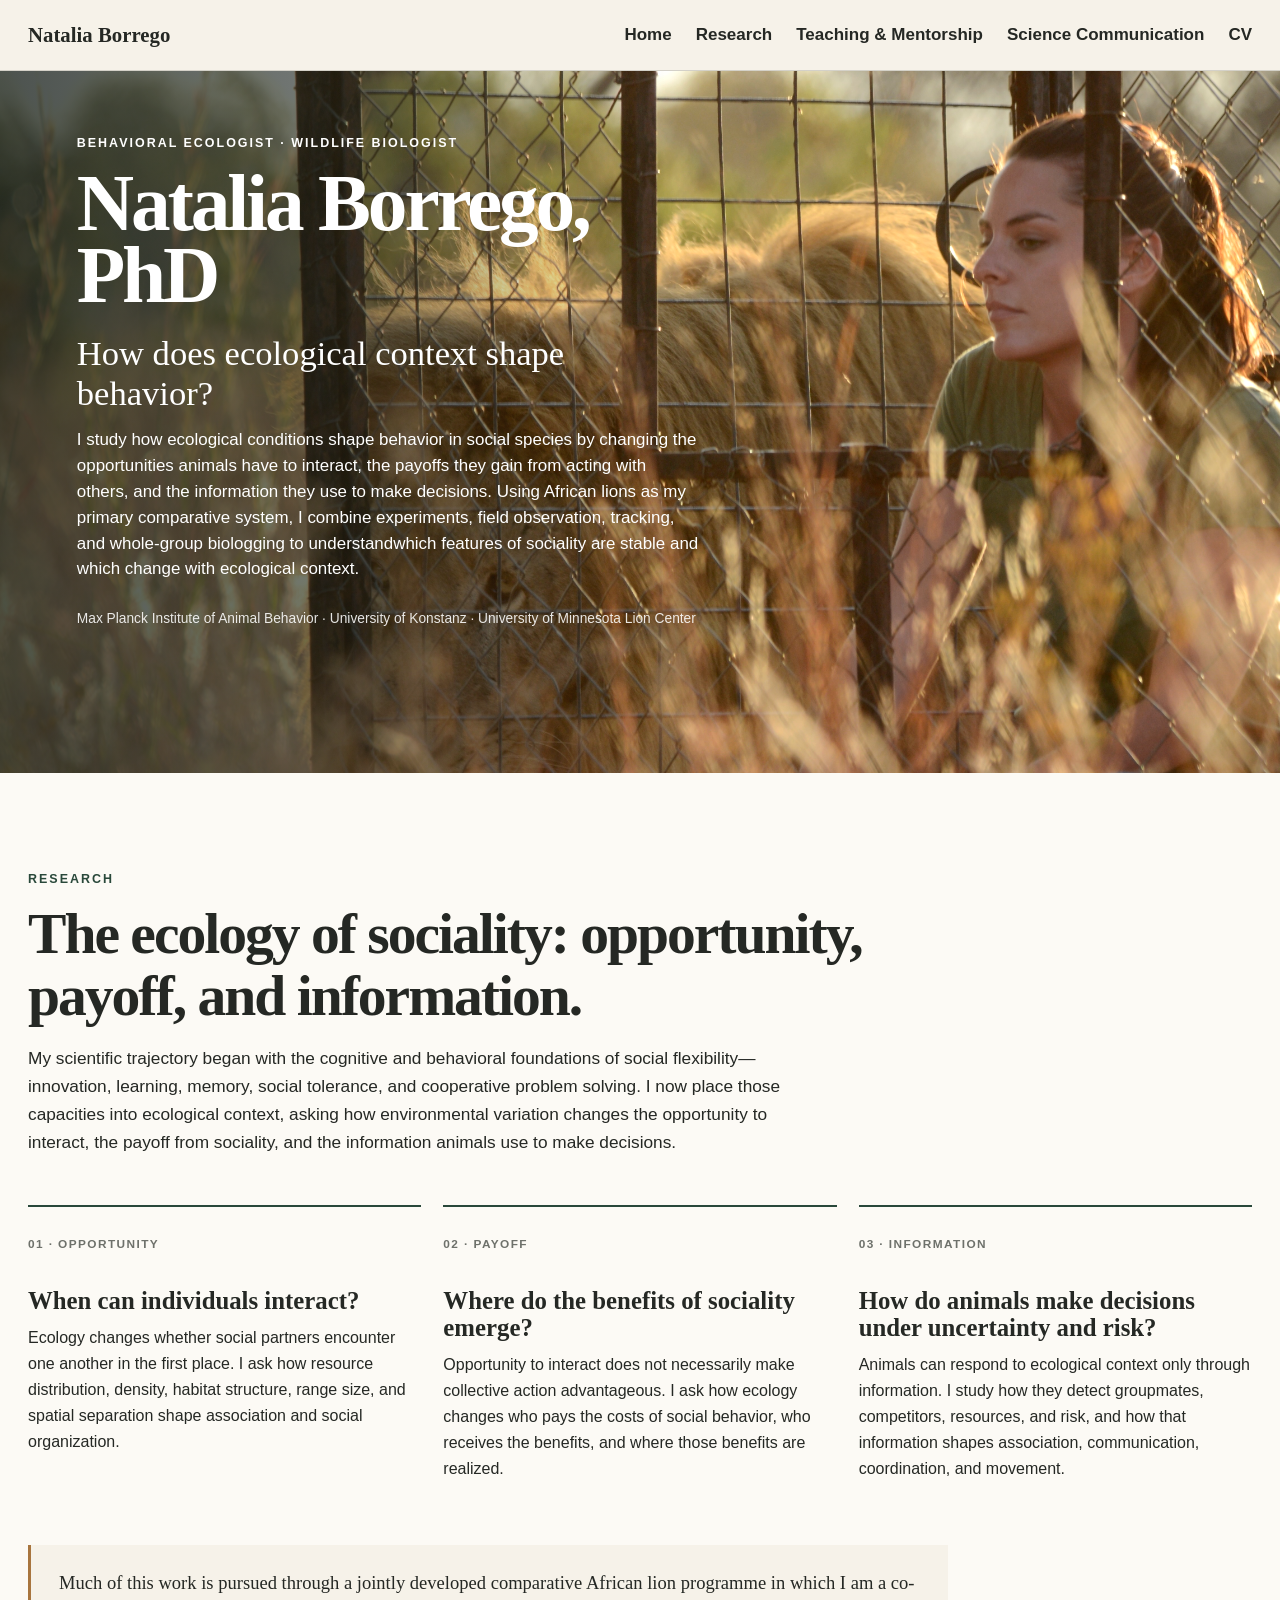
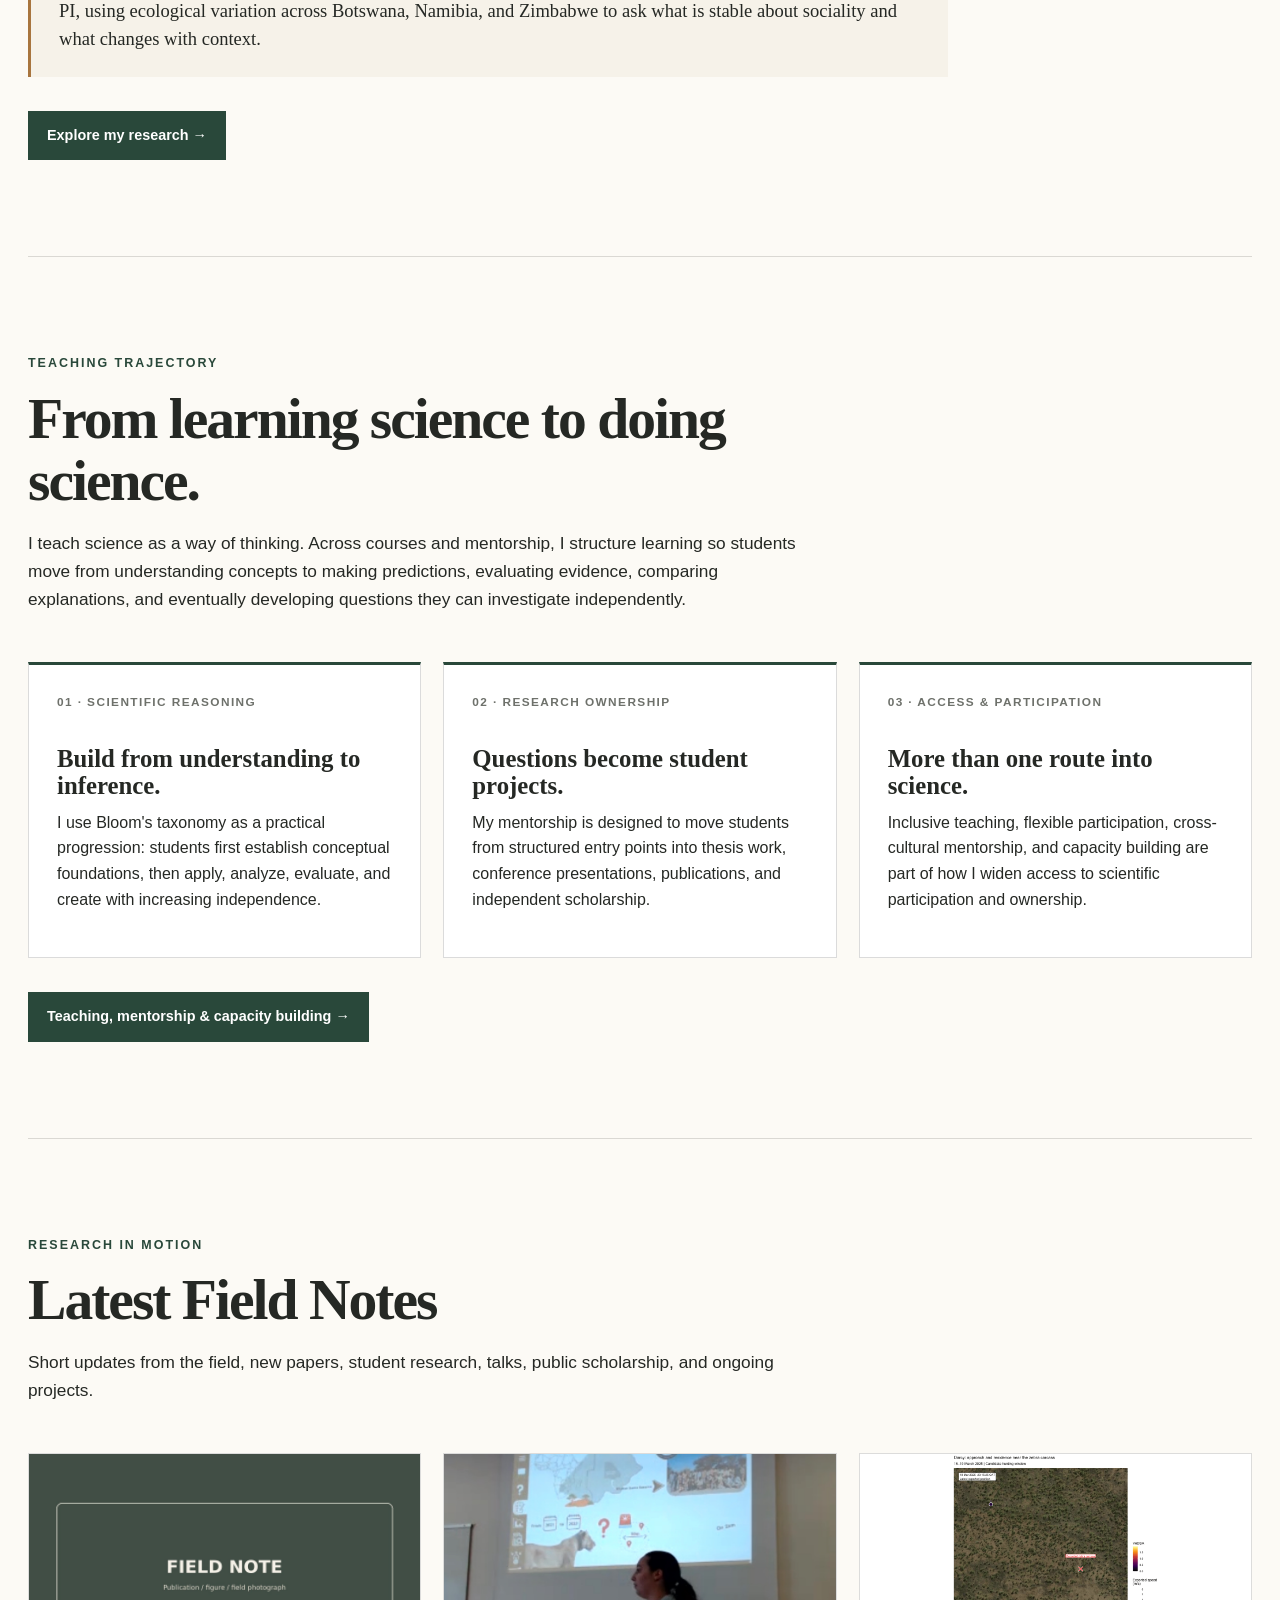
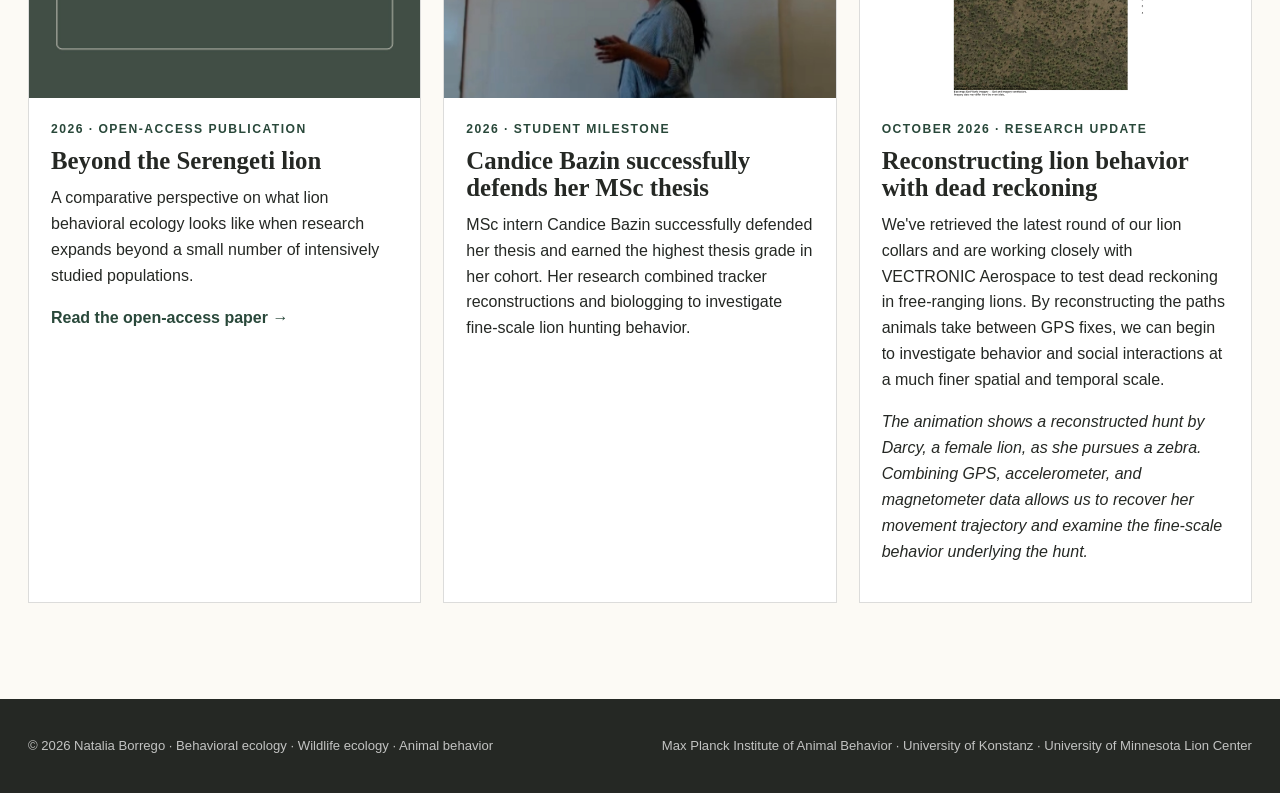
<file: index.html>
<!doctype html>
<html lang="en">
<head>
<meta charset="utf-8">
<meta name="viewport" content="width=device-width, initial-scale=1">
<title>Natalia Borrego | Behavioral & Wildlife Ecologist</title>
<meta name="description" content="Natalia Borrego is a behavioral and wildlife ecologist studying how ecological context shapes behavior through opportunity, payoff, and information, using African lions as a primary comparative system.">
<style>
:root{
  --forest:#29483A;
  --forest-deep:#20372D;
  --ivory:#F6F2E9;
  --paper:#FCFAF5;
  --charcoal:#252824;
  --sand:#D8CDB8;
  --ochre:#A8753E;
  --muted:#6E716B;
  --line:rgba(37,40,36,.16);
  --max:1240px;
}
*{box-sizing:border-box}
html{scroll-behavior:smooth}
body{
  margin:0;background:var(--paper);color:var(--charcoal);
  font-family:Arial,Helvetica,sans-serif;line-height:1.62;
}
a{color:inherit}
img{display:block;width:100%;object-fit:cover}
h1,h2,h3{font-family:Georgia,"Times New Roman",serif;line-height:1.08}
h1{margin:0;font-size:clamp(3.3rem,7vw,6.8rem);letter-spacing:-.04em}
h2{margin:0 0 18px;font-size:clamp(2.25rem,4.5vw,4.5rem);letter-spacing:-.035em}
h3{margin:0 0 10px;font-size:1.55rem}
p{margin-top:0}
.eyebrow{
  margin:0 0 14px;font-size:.78rem;letter-spacing:.16em;
  font-weight:800;text-transform:uppercase;
}
.eyebrow.dark{color:var(--forest)}
.eyebrow.light{color:var(--sand)}
.site-notice{
  background:var(--ochre);color:white;text-align:center;padding:11px 18px;
  font-size:.9rem;font-weight:700;
}
.site-header{
  position:sticky;top:0;z-index:50;display:flex;align-items:center;
  justify-content:space-between;gap:24px;
  padding:18px max(28px,calc((100vw - var(--max))/2));
  background:rgba(246,242,233,.96);backdrop-filter:blur(12px);
  border-bottom:1px solid var(--line);
}
.brand{
  font-family:Georgia,"Times New Roman",serif;font-size:1.3rem;
  font-weight:700;text-decoration:none;white-space:nowrap;
}
nav{
  display:flex;
  gap:24px;
  flex-wrap:wrap;
  justify-content:flex-end;
}
nav a{
  text-decoration:none;
  font-size:1.0625rem;
  font-weight:700;
}
nav a:hover,nav a[aria-current="page"]{color:var(--ochre)}
.section{
  width:min(var(--max),calc(100% - 56px));margin:0 auto;padding:96px 0;
}
.section-heading{max-width:850px;margin-bottom:48px}
.section-heading>p:last-child{max-width:790px;font-size:1.08rem}
.button{
  display:inline-block;padding:12px 18px;border:1px solid currentColor;
  text-decoration:none;font-size:.9rem;font-weight:800;
}
.button-dark{background:var(--forest);border-color:var(--forest);color:white}
.button-light{background:var(--ivory);border-color:var(--ivory);color:var(--forest-deep)}
.button-outline{color:var(--forest);border-color:var(--forest)}
.button-row{display:flex;gap:12px;flex-wrap:wrap;margin-top:28px}

/* Home hero */
.hero{
  position:relative;
  min-height:78vh;
  display:grid;
  align-items:start;
  overflow:hidden;
  background:var(--forest-deep);
}

.hero-image,.hero-overlay{
  position:absolute;
  inset:0;
  height:100%;
}

.hero-image{
  object-position:center;
  filter:brightness(1.04);
}

.hero-overlay{
  background:
    linear-gradient(
      90deg,
      rgba(20,28,23,.76) 0%,
      rgba(20,28,23,.60) 24%,
      rgba(20,28,23,.20) 40%,
      rgba(20,28,23,0) 52%
    );
}

.hero-copy{
  position:relative;
  z-index:2;
  width:min(680px,calc(100% - 80px));
  margin-left:clamp(42px,6vw,105px);
  padding:62px 0 48px;
  color:white;
}

.hero-copy h1{
  font-size:clamp(4.2rem,6.2vw,6.5rem);
  line-height:.91;
  max-width:650px;
}

.hero-question{
  margin:22px 0 14px;
  max-width:625px;
  font-family:Georgia,"Times New Roman",serif;
  font-size:clamp(1.75rem,2.7vw,2.55rem);
  line-height:1.16;
}

.hero-intro{
  max-width:625px;
  margin:0;
  font-size:1.06rem;
  line-height:1.52;
}

.affiliations{
  margin:26px 0 0;
  max-width:625px;
  font-size:.86rem;
  color:rgba(255,255,255,.88);
}
/* Internal page hero */
.page-hero{
  background:var(--forest-deep);color:white;
  padding:105px max(28px,calc((100vw - var(--max))/2)) 78px;
}
.page-hero-inner{max-width:900px}
.page-hero h1{margin-bottom:20px}
.page-hero p{max-width:790px;font-size:1.12rem;color:rgba(255,255,255,.84)}

/* Trajectory cards */
.trajectory-grid{display:grid;grid-template-columns:repeat(3,1fr);gap:22px}
.trajectory-card{padding:28px 0 4px;border-top:2px solid var(--forest)}
.trajectory-number{
  display:block;margin-bottom:34px;color:var(--muted);font-size:.74rem;
  font-weight:800;letter-spacing:.12em;text-transform:uppercase;
}
.trajectory-bridge{
  margin-top:44px;padding:24px 28px;background:var(--ivory);
  border-left:3px solid var(--ochre);max-width:920px;
  font-family:Georgia,"Times New Roman",serif;font-size:1.16rem;line-height:1.5;
}
.section-cta{margin-top:34px}

/* Teaching trajectory */
.teaching-trajectory{border-top:1px solid var(--line)}
.teaching-card{padding:28px;background:white;border:1px solid var(--line);border-top:3px solid var(--forest)}
.teaching-card p{color:var(--charcoal)}


/* Field notes preview */
.notes-section{border-top:1px solid var(--line)}
.notes-grid{display:grid;grid-template-columns:repeat(3,1fr);gap:22px}
.note-card{background:white;border:1px solid var(--line)}

.publication-card-link{
  display:block;
  color:inherit;
  text-decoration:none;
  height:100%;
}

.publication-card-link .note-card{
  height:100%;
  transition:box-shadow .2s ease, transform .2s ease;
}

.publication-card-link:hover .note-card{
  transform:translateY(-3px);
  box-shadow:0 8px 24px rgba(0,0,0,.12);
}

.publication-read{
  color:var(--forest);
  font-weight:700;
  margin-top:16px;
}

.note-card img{aspect-ratio:16/10}
.note-card>div{padding:22px}

.note-meta{
  margin:0 0 8px;font-size:.76rem;font-weight:800;letter-spacing:.12em;
  text-transform:uppercase;color:var(--forest)
}
.note-card a{
  display:inline-block;margin-top:10px;color:var(--forest);font-weight:800;text-decoration:none
}

/* Current questions */
.projects-grid{display:grid;grid-template-columns:repeat(3,1fr);gap:22px}
.project-card{
  display:flex;flex-direction:column;min-height:100%;padding:28px;background:white;
  border:1px solid var(--line);border-top:3px solid var(--forest)
}
.project-status{
  margin:0 0 7px;color:var(--ochre);font-size:.75rem;font-weight:800;
  letter-spacing:.11em;text-transform:uppercase
}
.project-role{margin:0 0 16px;color:var(--muted);font-size:.78rem;font-style:italic}
.project-tags{display:flex;flex-wrap:wrap;gap:7px;margin-top:auto;padding-top:16px}
.project-tags span{
  padding:6px 8px;background:var(--ivory);border:1px solid var(--line);
  color:var(--muted);font-size:.72rem;font-weight:700
}
.project-link{
  display:inline-block;margin-top:22px;color:var(--forest);font-weight:800;text-decoration:none
}
.project-link:hover{text-decoration:underline}
.collaborative-project-card{background:var(--ivory)}

/* Study systems */
.systems-section{border-top:1px solid var(--line)}
.system-grid{display:grid;grid-template-columns:repeat(3,1fr);gap:22px}
.system-card{background:white;border:1px solid var(--line)}
.system-card img{aspect-ratio:4/3}
.system-card>div{padding:22px}
.system-meta{
  margin:0 0 8px;color:var(--ochre);font-size:.74rem;font-weight:800;
  letter-spacing:.11em;text-transform:uppercase
}

/* Research approach */
.approach-section{border-top:1px solid var(--line)}
.approach-field-grid{
  display:grid;grid-template-columns:.95fr 1.05fr;gap:62px;align-items:center
}
.approach-image img{min-height:620px;height:100%}
.approach-kicker{
  margin:0 0 10px;color:var(--forest);font-size:.76rem;font-weight:800;
  letter-spacing:.12em;text-transform:uppercase
}
.approach-copy h3,.exsitu-copy h3{font-size:clamp(2rem,3.4vw,3.2rem);margin-bottom:18px}
.method-list{display:flex;flex-wrap:wrap;gap:10px;margin:26px 0 0}
.method-list span{
  padding:9px 12px;border:1px solid var(--line);background:var(--ivory);font-size:.9rem
}
.exsitu-section{
  display:grid;grid-template-columns:.9fr 1.1fr;gap:62px;align-items:start;
  margin-top:86px;padding-top:70px;border-top:1px solid var(--line)
}
.exsitu-gallery{display:grid;grid-template-columns:repeat(2,1fr);gap:14px}
.exsitu-gallery figure{margin:0;background:white;border:1px solid var(--line)}
.exsitu-gallery figure:first-child{grid-column:1/-1}
.exsitu-gallery img{aspect-ratio:4/3}
.exsitu-gallery figure:first-child img{aspect-ratio:16/9}
.exsitu-gallery figcaption{padding:11px 13px 13px;color:var(--muted);font-size:.78rem}

/* Teaching page */
.two-col{display:grid;grid-template-columns:1fr 1fr;gap:34px}
.content-card{padding:28px;background:white;border:1px solid var(--line)}
.content-card h3{font-size:1.8rem}
.case-grid{display:grid;grid-template-columns:repeat(2,1fr);gap:18px}
.case-card{padding:24px;background:white;border:1px solid var(--line);border-top:3px solid var(--forest)}
.case-meta{
  margin:0 0 8px;color:var(--ochre);font-size:.74rem;font-weight:800;
  letter-spacing:.1em;text-transform:uppercase
}
.outcomes{margin-top:12px;color:var(--muted);font-size:.92rem}
.teaching-list{display:grid;gap:14px}
.teaching-list article{padding:18px 0;border-top:1px solid var(--line)}
.teaching-list article:first-child{border-top:0;padding-top:0}
.teaching-list strong{display:block}
.teaching-list span{display:block;color:var(--muted)}

/* Science communication */
.media-grid{display:grid;grid-template-columns:repeat(2,1fr);gap:22px}
.media-card{padding:28px;background:white;border:1px solid var(--line)}
.media-card h3{font-size:1.9rem}
.media-list{list-style:none;padding:0;margin:18px 0 0}
.media-list li{padding:13px 0;border-top:1px solid var(--line)}
.media-list li:first-child{border-top:0}
.media-year{color:var(--ochre);font-weight:800;margin-right:8px}
.feature-band{
  display:grid;grid-template-columns:.9fr 1.1fr;gap:48px;align-items:center;
  background:var(--ivory);padding:36px;border:1px solid var(--line)
}
.feature-band img{aspect-ratio:4/3}

/* CV */
.cv-shell{display:grid;grid-template-columns:320px 1fr;gap:32px;align-items:start}
.cv-side{
  position:sticky;top:105px;padding:26px;background:var(--ivory);border:1px solid var(--line)
}
.cv-viewer{
  width:100%;min-height:1100px;border:1px solid var(--line);background:white
}

/* Footer */
footer{
  padding:36px max(28px,calc((100vw - var(--max))/2));
  background:var(--charcoal);color:rgba(255,255,255,.72);font-size:.82rem;
  display:flex;justify-content:space-between;gap:20px
}
footer p{margin:0}

@media(max-width:900px){
  .site-header{align-items:flex-start;flex-direction:column}
  nav{justify-content:flex-start;gap:14px 18px}
  .trajectory-grid,.notes-grid,.projects-grid,.system-grid,.approach-field-grid,
  .exsitu-section,.two-col,.case-grid,.media-grid,.feature-band,.cv-shell{
    grid-template-columns:1fr
  }
  .approach-image img{min-height:0;aspect-ratio:4/3}
  .cv-side{position:static}
  .cv-viewer{min-height:850px}
  footer{flex-direction:column}
}
@media(max-width:580px){
  .section{width:calc(100% - 36px);padding:72px 0}
  .site-header{padding-left:18px;padding-right:18px}
  .hero-copy{width:calc(100% - 36px);margin-left:18px;margin-right:18px}
  .page-hero{padding-left:18px;padding-right:18px}
  h1{font-size:3.5rem}
  .hero{min-height:82vh}
  .exsitu-gallery{grid-template-columns:1fr}
  .exsitu-gallery figure:first-child{grid-column:auto}
}
</style>
</head>
<body>


<header class="site-header">
  <a class="brand" href="index.html" aria-current="page">Natalia Borrego</a>
  <nav aria-label="Primary navigation">
    <a href="index.html">Home</a>
    <a href="research.html">Research</a>
    <a href="teaching-mentorship.html">Teaching &amp; Mentorship</a>
    <a href="science-communication.html">Science Communication</a>
    <a href="cv.html">CV</a>
  </nav>
</header>


<main id="top">

<section class="hero">
  <img class="hero-image" src="assets/images/hero.jpg" alt="Natalia Borrego conducting lion research">
  <div class="hero-overlay"></div>
  <div class="hero-copy">
    <p class="eyebrow">Behavioral Ecologist · Wildlife Biologist</p>
    <h1>Natalia Borrego, PhD</h1>
    <p class="hero-question">How does ecological context shape behavior?</p>
    <p class="hero-intro">
      I study how ecological conditions shape behavior in social species by changing the opportunities
      animals have to interact, the payoffs they gain from acting with others, and the
      information they use to make decisions. Using African lions as my primary comparative
      system, I combine experiments, field observation, tracking, and whole-group biologging
      to understandwhich features of sociality are stable and which change with ecological context.
    </p>
    <p class="affiliations">
      Max Planck Institute of Animal Behavior · University of Konstanz · University of Minnesota Lion Center
    </p>
  </div>
</section>

<section class="section" id="research-trajectory">
  <div class="section-heading">
    <p class="eyebrow dark">Research</p>
    <h2>The ecology of sociality: opportunity, payoff, and information.</h2>
    <p>
      My scientific trajectory began with the cognitive and behavioral foundations of
      social flexibility—innovation, learning, memory, social tolerance, and cooperative
      problem solving. I now place those capacities into ecological context, asking how
      environmental variation changes the opportunity to interact, the payoff from
      sociality, and the information animals use to make decisions.
    </p>
  </div>

  <div class="trajectory-grid">
    <article class="trajectory-card">
      <span class="trajectory-number">01 · Opportunity</span>
      <h3>When can individuals interact?</h3>
      <p>
        Ecology changes whether social partners encounter one another in the first place.
        I ask how resource distribution, density, habitat structure, range size, and spatial
        separation shape association and social organization.
      </p>
    </article>

    <article class="trajectory-card">
      <span class="trajectory-number">02 · Payoff</span>
      <h3>Where do the benefits of sociality emerge?</h3>
      <p>
        Opportunity to interact does not necessarily make collective action advantageous.
        I ask how ecology changes who pays the costs of social behavior, who receives the
        benefits, and where those benefits are realized.
      </p>
    </article>

    <article class="trajectory-card">
      <span class="trajectory-number">03 · Information</span>
      <h3>How do animals make decisions under uncertainty and risk?</h3>
      <p>
        Animals can respond to ecological context only through information. I study how
        they detect groupmates, competitors, resources, and risk, and how that information
        shapes association, communication, coordination, and movement.
      </p>
    </article>
  </div>

  <div class="trajectory-bridge">
    Much of this work is pursued through a jointly developed comparative African lion
    programme in which I am a co-PI, using ecological variation across Botswana, Namibia,
    and Zimbabwe to ask what is stable about sociality and what changes with context.
  </div>

  <div class="section-cta">
    <a class="button button-dark" href="research.html">Explore my research →</a>
  </div>
</section>

<section class="section teaching-trajectory" id="teaching-trajectory">
  <div class="section-heading">
    <p class="eyebrow dark">Teaching trajectory</p>
    <h2>From learning science to doing science.</h2>
    <p>
      I teach science as a way of thinking. Across courses and mentorship, I structure
      learning so students move from understanding concepts to making predictions,
      evaluating evidence, comparing explanations, and eventually developing questions
      they can investigate independently.
    </p>
  </div>

  <div class="trajectory-grid">
    <article class="teaching-card">
      <span class="trajectory-number">01 · Scientific reasoning</span>
      <h3>Build from understanding to inference.</h3>
      <p>
        I use Bloom's taxonomy as a practical progression: students first establish
        conceptual foundations, then apply, analyze, evaluate, and create with increasing independence.
      </p>
    </article>

    <article class="teaching-card">
      <span class="trajectory-number">02 · Research ownership</span>
      <h3>Questions become student projects.</h3>
      <p>
        My mentorship is designed to move students from structured entry points into
        thesis work, conference presentations, publications, and independent scholarship.
      </p>
    </article>

    <article class="teaching-card">
      <span class="trajectory-number">03 · Access &amp; participation</span>
      <h3>More than one route into science.</h3>
      <p>
        Inclusive teaching, flexible participation, cross-cultural mentorship, and
        capacity building are part of how I widen access to scientific participation and ownership.
      </p>
    </article>
  </div>

  <div class="section-cta">
    <a class="button button-dark" href="teaching-mentorship.html">
      Teaching, mentorship &amp; capacity building →
    </a>
  </div>
</section>

<section class="section notes-section" id="notes">
  <div class="section-heading">
    <p class="eyebrow dark">Research in motion</p>
    <h2>Latest Field Notes</h2>
    <p>
      Short updates from the field, new papers, student research, talks,
      public scholarship, and ongoing projects.
    </p>
  </div>

  <div class="notes-grid">
   
<a
  href="https://doi.org/10.1016/j.anbehav.2026.123562"
  target="_blank"
  rel="noopener noreferrer"
  class="publication-card-link"
  aria-label="Read Beyond the Serengeti lion in Animal Behaviour"
>
  <article class="note-card">
    <img
      src="assets/images/news-1.jpg"
      alt="Beyond the Serengeti lion publication"
    >
    <div>
      <p class="note-meta">2026 · Open-access publication</p>

      <h3>Beyond the Serengeti lion</h3>

      <p>
        A comparative perspective on what lion behavioral
        ecology looks like when research expands beyond
        a small number of intensively studied populations.
      </p>

      <p class="publication-read">
        Read the open-access paper &rarr;
      </p>
    </div>
  </article>
</a>


    <article class="note-card">
      <img src="assets/images/Candice.jpg"
           alt="Candice Bazin presenting her MSc research">
      <div>
        <p class="note-meta">2026 · Student milestone</p>
        <h3>Candice Bazin successfully defends her MSc thesis</h3>
        <p>
          MSc intern Candice Bazin successfully defended her thesis and earned
          the highest thesis grade in her cohort. Her research combined tracker
          reconstructions and biologging to investigate fine-scale lion hunting behavior.
        </p>
      </div>
          </article>
  
<article class="note-card">

  <img
    src="assets/Darcy_satellite_animation.gif"
    alt="Reconstructed hunting movements of Darcy, a female lion, during a zebra hunt"
    loading="lazy"
    style="width:100%; height:auto; object-fit:contain;"
  >

  <div>
    <p class="note-meta">October 2026 · Research update</p>

    <h3>Reconstructing lion behavior with dead reckoning</h3>

    <p>
      We've retrieved the latest round of our lion
      collars and are working closely with VECTRONIC
      Aerospace to test dead reckoning in free-ranging
      lions. By reconstructing the paths animals take
      between GPS fixes, we can begin to investigate
      behavior and social interactions at a much finer
      spatial and temporal scale.
    </p>

    <p>
      <em>
        The animation shows a reconstructed hunt by Darcy,
        a female lion, as she pursues a zebra. Combining
        GPS, accelerometer, and magnetometer data allows
        us to recover her movement trajectory and examine
        the fine-scale behavior underlying the hunt.
      </em>
    </p>
  </div>

</article>

  </div>

</section>

</main>


<footer>
  <p>© 2026 Natalia Borrego · Behavioral ecology · Wildlife ecology · Animal behavior</p>
  <p>Max Planck Institute of Animal Behavior · University of Konstanz · University of Minnesota Lion Center</p>
</footer>

</body>
</html>
</file>
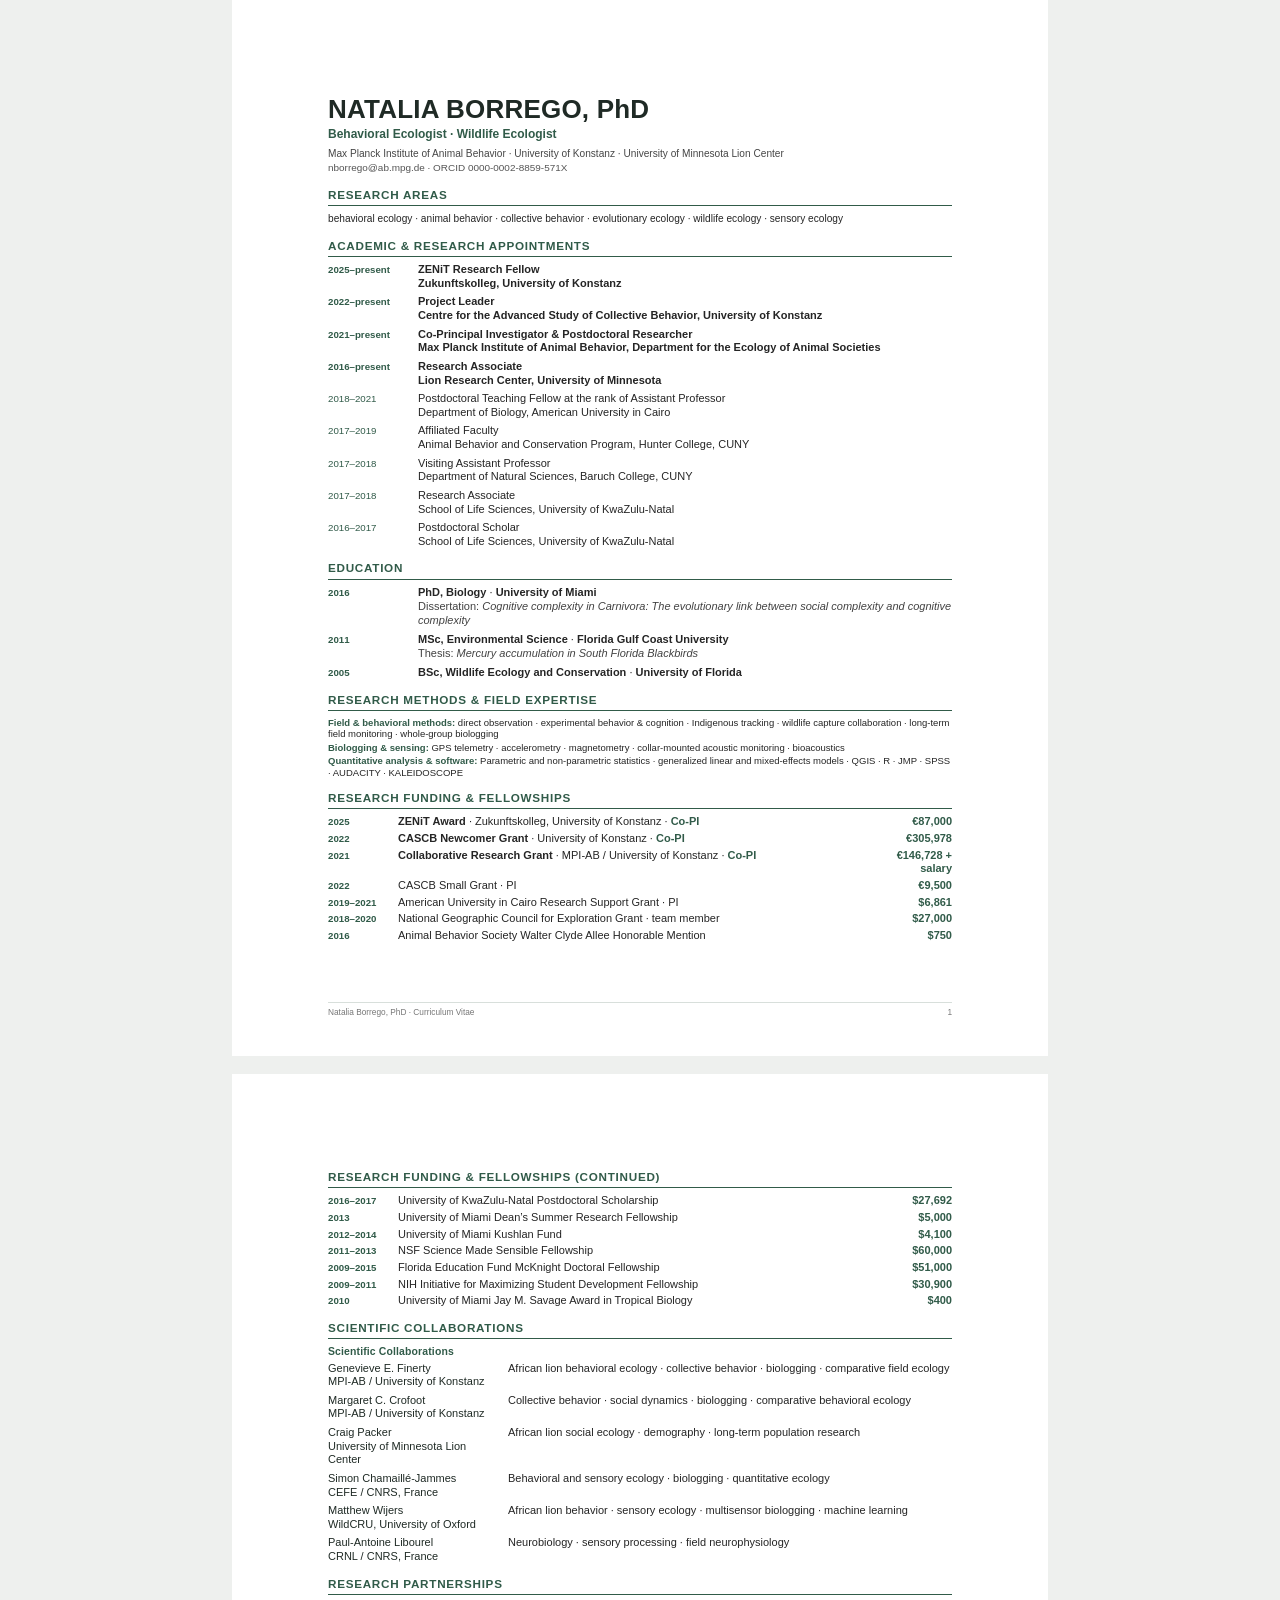
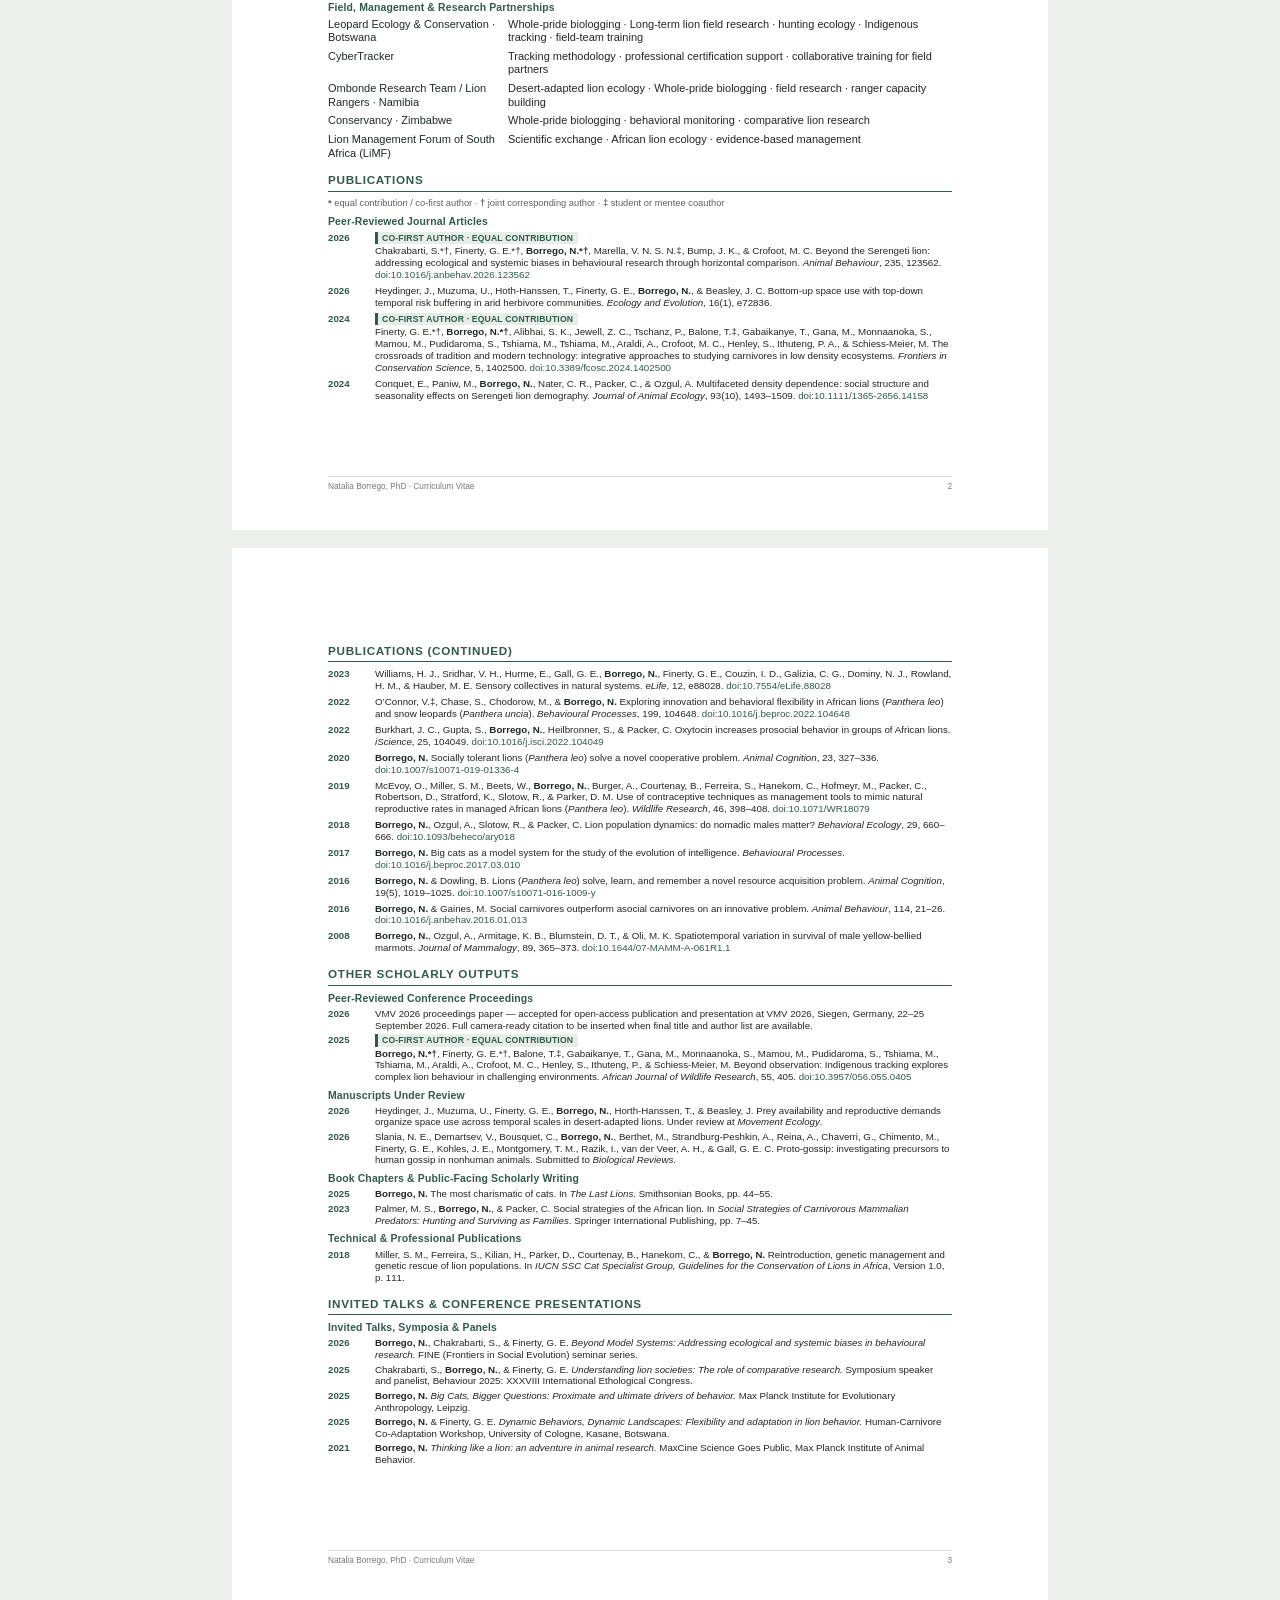
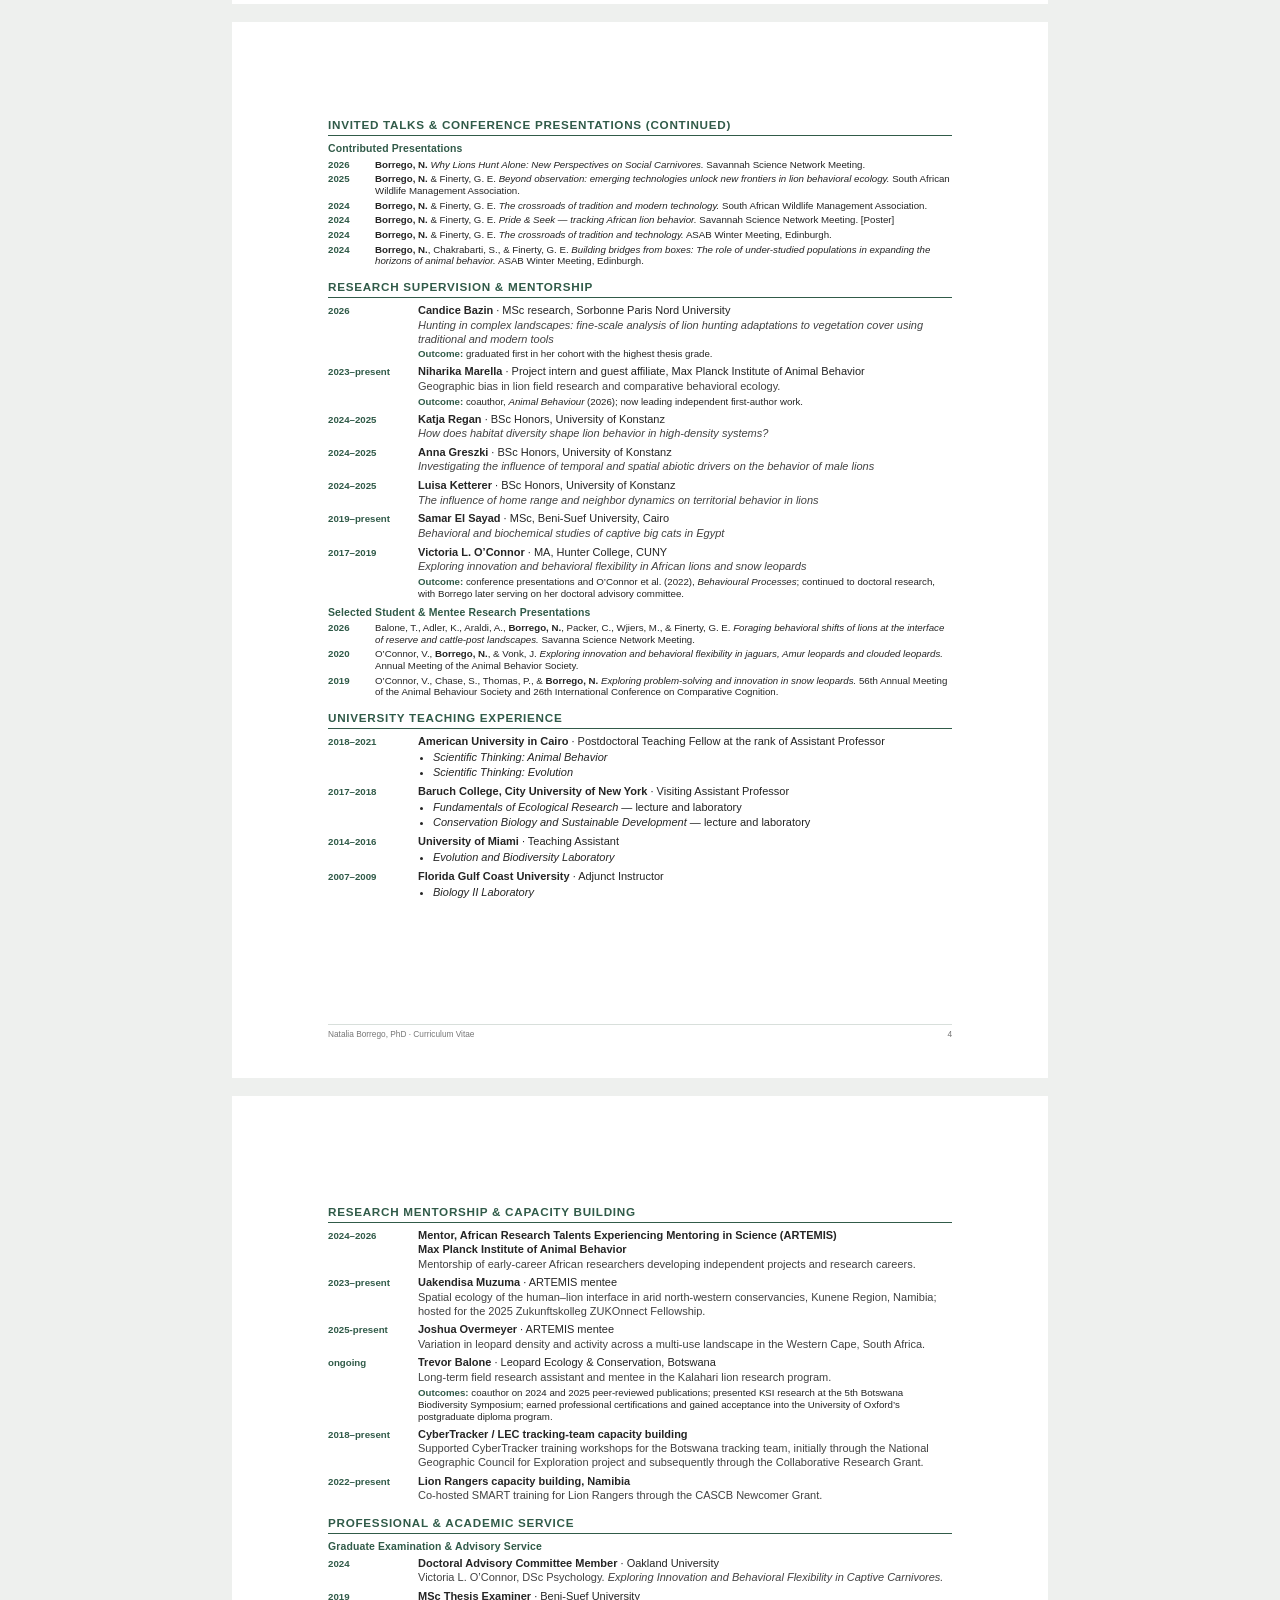
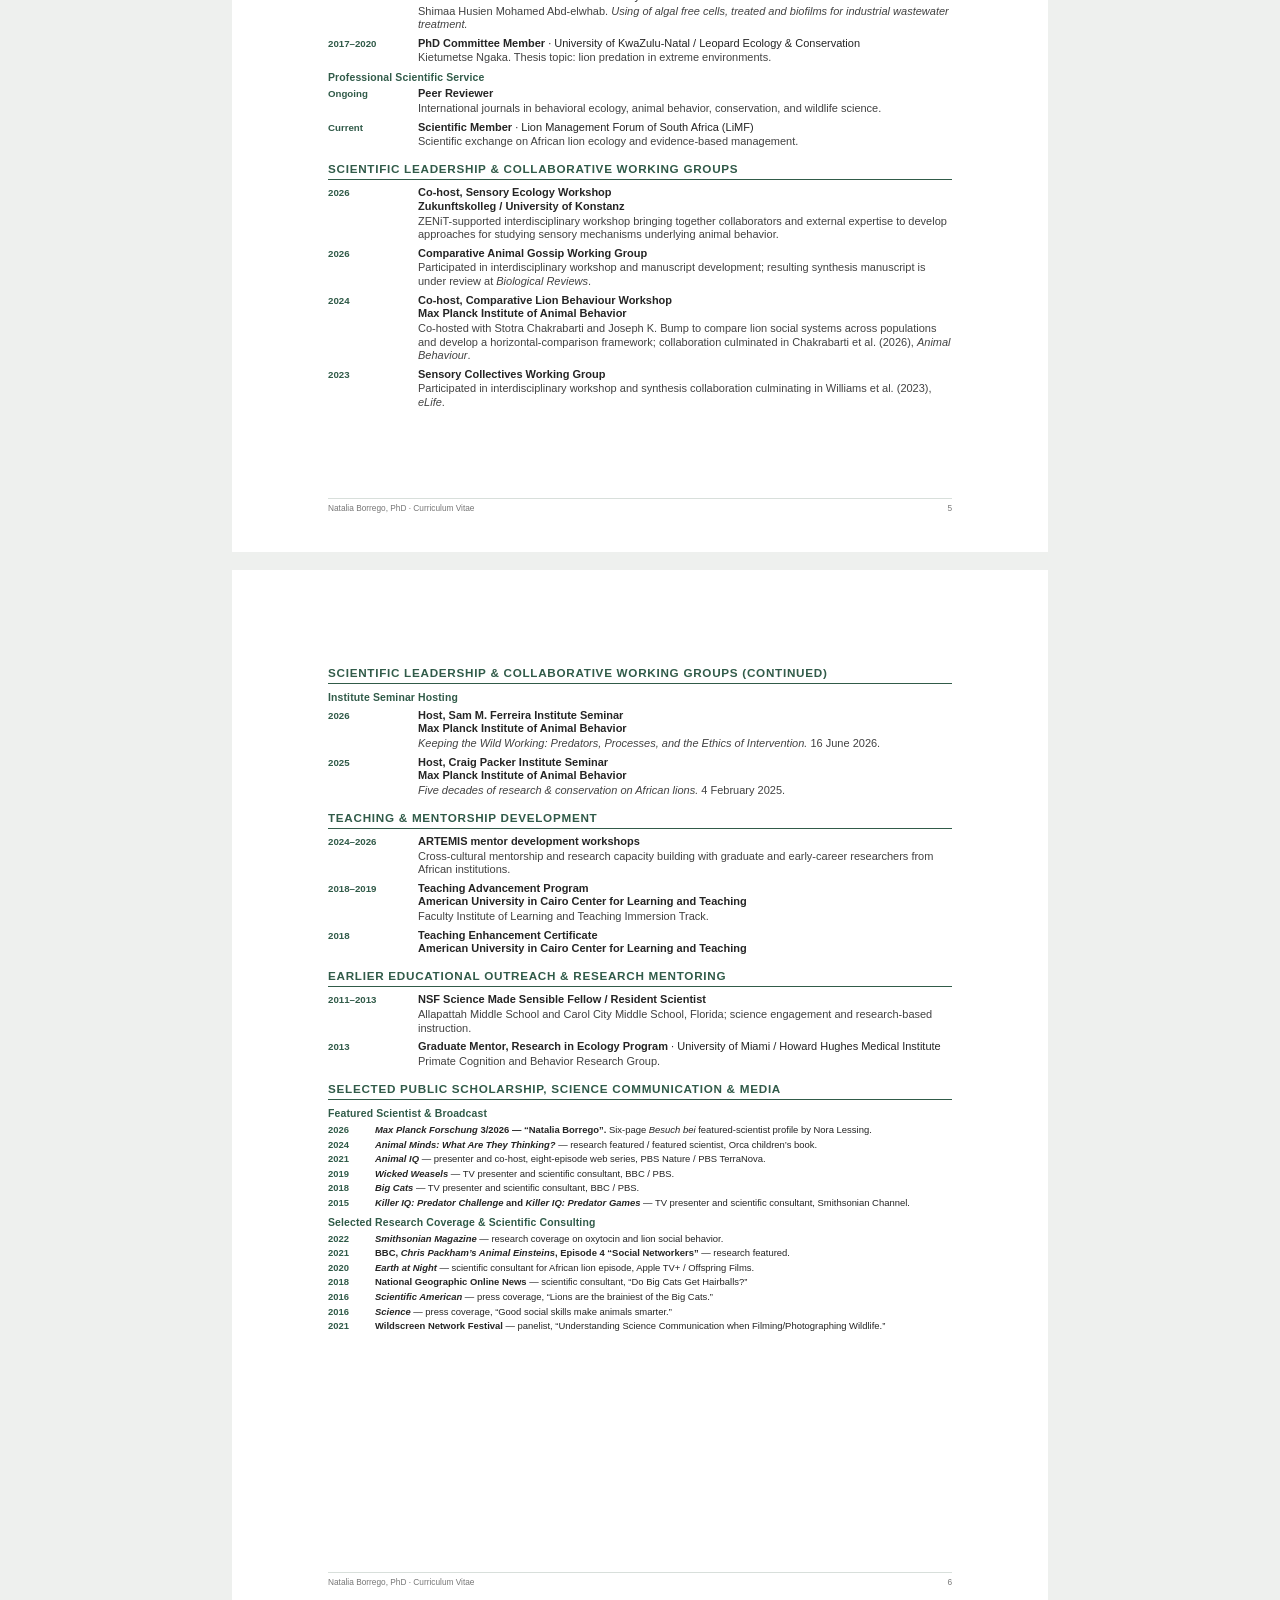
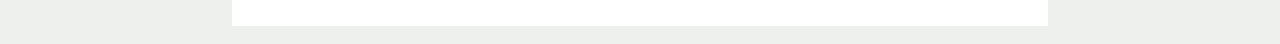
<file: cv.html>
<!DOCTYPE html>
<html lang="en">
<head>
<meta charset="UTF-8" />
<meta name="viewport" content="width=device-width, initial-scale=1.0" />
<title>Natalia Borrego, PhD — Research Curriculum Vitae</title>
<style>

@page { size: Letter; margin: 0; }
* { box-sizing:border-box; }
html, body { margin:0; padding:0; background:#eef0ee; }
body { font-family:Arial,Helvetica,sans-serif; color:#252525; font-size:11px; line-height:1.24; }
#source { display:none; }
.page { width:8.5in; height:11in; margin:0 auto 18px; background:#fff; position:relative; page-break-after:always; overflow:hidden; }
.page:last-child { page-break-after:auto; }
.page-content { position:absolute; top:1in; left:1in; right:1in; height:9in; overflow:hidden; }
.footer { position:absolute; left:1in; right:1in; bottom:.40in; border-top:1px solid #d8dfdb; padding-top:4px; display:flex; justify-content:space-between; color:#777; font-size:8.3px; }
.name { font-size:26px; line-height:1; font-weight:700; letter-spacing:.2px; margin:0 0 5px; color:#1f2a25; }
.tagline { font-size:12px; font-weight:700; color:#315b49; margin-bottom:5px; }
.affils { font-size:10.15px; line-height:1.32; color:#464646; }
.contact { font-size:9.95px; color:#555; margin-top:2px; }
a { color:#315b49; text-decoration:none; }
h2 { font-size:11.7px; line-height:1.15; letter-spacing:.72px; text-transform:uppercase; color:#315b49; margin:13px 0 6px; padding-bottom:4px; border-bottom:1.15px solid #315b49; }
h2.continued { margin-top:0; }
h3 { font-size:10.45px; line-height:1.18; letter-spacing:.14px; color:#315b49; margin:7px 0 3px; }
p { margin:0 0 4px; }
.interests { font-size:10.15px; line-height:1.34; }
.label { font-weight:700; color:#315b49; }
.entry { display:grid; grid-template-columns:80px 1fr; gap:10px; margin:0 0 5px; }
.date { font-weight:700; color:#315b49; font-size:9.7px; padding-top:1px; }
.role { font-weight:700; }
.institution { font-weight:600; }
.past-position .date,.past-position .role,.past-position .institution { font-weight:400; }
.detail { color:#424242; margin-top:1px; }
.course-list { margin:2px 0 0 15px; padding:0; }
.course-list li { margin:0 0 1px; }
.outcome { margin-top:2px; font-size:9.7px; }
.outcome b { color:#315b49; }
.note { color:#5f5f5f; font-size:9.3px; line-height:1.25; margin:2px 0 5px; }
.fund { display:grid; grid-template-columns:62px 1fr 78px; gap:8px; margin-bottom:3px; }
.fund .amount { text-align:right; font-weight:700; color:#315b49; }
.pub { display:grid; grid-template-columns:40px 1fr; gap:7px; margin-bottom:4px; font-size:9.75px; line-height:1.22; }
.pub .year { font-weight:700; color:#315b49; }
.pub .text strong.me { color:#1f2a25; }
.cofirstflag { display:inline-block; color:#315b49; background:#e6eee9; border-left:3px solid #315b49; font-weight:700; font-size:8.65px; letter-spacing:.16px; text-transform:uppercase; padding:1px 5px 1px 4px; margin-bottom:1px; }
.talk { display:grid; grid-template-columns:40px 1fr; gap:7px; margin-bottom:3px; font-size:9.7px; line-height:1.20; }
.talk .year { color:#315b49; font-weight:700; }
.partner { display:grid; grid-template-columns:170px 1fr; gap:10px; margin-bottom:5px; }
.partner strong { color:#1f2a25; font-weight:400; }
.media { display:grid; grid-template-columns:40px 1fr; gap:7px; margin-bottom:2px; font-size:9.45px; line-height:1.19; }
.media .year { color:#315b49; font-weight:700; }
.mini { font-size:9.5px; line-height:1.20; margin-bottom:2px; }
.ref { padding:0 0 5px; margin:0 0 4px; border-bottom:none; }
.ref-name { font-size:10.5px; font-weight:700; color:#1f2a25; margin-bottom:1px; }
.ref-role { font-size:9.6px; line-height:1.24; margin-bottom:1px; }
.ref-contact { font-size:9.35px; line-height:1.25; color:#444; }
.ref-contact .label { display:inline-block; min-width:43px; }
/* group wrappers created by paginator */
.keep { break-inside:avoid; }

.page:last-child h3 { margin-top:8px; margin-bottom:4px; }
.page:last-child .media { margin-bottom:3px; line-height:1.22; }
.page:last-child .mini { margin-bottom:3px; line-height:1.22; }

@media print { html,body{background:#fff;} .page{margin:0;} }

</style>
</head>
<body>
<div id="source" aria-hidden="true">

<div class="cv-header">
<div class="name">NATALIA BORREGO, PhD</div>
<div class="tagline">Behavioral Ecologist · Wildlife Ecologist</div>
<div class="affils">Max Planck Institute of Animal Behavior · University of Konstanz · University of Minnesota Lion Center</div>
<div class="contact">nborrego@ab.mpg.de · ORCID 0000-0002-8859-571X</div>
</div>


<section class="cv-section" data-title="Research Areas">
<h2>Research Areas</h2>
<div class="interests">behavioral ecology · animal behavior · collective behavior · evolutionary ecology · wildlife ecology · sensory ecology</div>
</section>
<section class="cv-section" data-title="Academic &amp; Research Appointments"><h2>Academic &amp; Research Appointments</h2><div class="entry"><div class="date">2025–present</div><div><span class="role">ZENiT Research Fellow</span><br/><span class="institution">Zukunftskolleg, University of Konstanz</span></div></div><div class="entry"><div class="date">2022–present</div><div><span class="role">Project Leader</span><br/><span class="institution">Centre for the Advanced Study of Collective Behavior, University of Konstanz</span></div></div><div class="entry"><div class="date">2021–present</div><div><span class="role">Co-Principal Investigator &amp; Postdoctoral Researcher</span><br/><span class="institution">Max Planck Institute of Animal Behavior, Department for the Ecology of Animal Societies</span></div></div><div class="entry"><div class="date">2016–present</div><div><span class="role">Research Associate</span><br/><span class="institution">Lion Research Center, University of Minnesota</span></div></div><div class="entry past-position"><div class="date">2018–2021</div><div><span class="role">Postdoctoral Teaching Fellow at the rank of Assistant Professor</span><br/><span class="institution">Department of Biology, American University in Cairo</span></div></div><div class="entry past-position"><div class="date">2017–2019</div><div><span class="role">Affiliated Faculty</span><br/><span class="institution">Animal Behavior and Conservation Program, Hunter College, CUNY</span></div></div><div class="entry past-position"><div class="date">2017–2018</div><div><span class="role">Visiting Assistant Professor</span><br/><span class="institution">Department of Natural Sciences, Baruch College, CUNY</span></div></div><div class="entry past-position"><div class="date">2017–2018</div><div><span class="role">Research Associate</span><br/><span class="institution">School of Life Sciences, University of KwaZulu-Natal</span></div></div><div class="entry past-position"><div class="date">2016–2017</div><div><span class="role">Postdoctoral Scholar</span><br/><span class="institution">School of Life Sciences, University of KwaZulu-Natal</span></div></div></section><section class="cv-section" data-title="Education"><h2>Education</h2><div class="entry"><div class="date">2016</div><div><span class="role">PhD, Biology</span> · <span class="institution">University of Miami</span><div class="detail">Dissertation: <em>Cognitive complexity in Carnivora: The evolutionary link between social complexity and cognitive complexity</em></div></div></div><div class="entry"><div class="date">2011</div><div><span class="role">MSc, Environmental Science</span> · <span class="institution">Florida Gulf Coast University</span><div class="detail">Thesis: <em>Mercury accumulation in South Florida Blackbirds</em></div></div></div><div class="entry"><div class="date">2005</div><div><span class="role">BSc, Wildlife Ecology and Conservation</span> · <span class="institution">University of Florida</span></div></div></section><section class="cv-section" data-title="Research Methods &amp; Field Expertise"><h2>Research Methods &amp; Field Expertise</h2><div class="mini"><span class="label">Field &amp; behavioral methods:</span> direct observation · experimental behavior &amp; cognition · Indigenous tracking · wildlife capture collaboration · long-term field monitoring · whole-group biologging</div><div class="mini"><span class="label">Biologging &amp; sensing:</span> GPS telemetry · accelerometry · magnetometry · collar-mounted acoustic monitoring · bioacoustics</div><div class="mini"><span class="label">Quantitative analysis &amp; software:</span> Parametric and non-parametric statistics · generalized linear and mixed-effects models · QGIS · R · JMP · SPSS · AUDACITY · KALEIDOSCOPE</div></section>
<section class="cv-section" data-title="Research Funding &amp; Fellowships">
<h2>Research Funding &amp; Fellowships</h2>
<div class="fund"><div class="date">2025</div><div><span class="role">ZENiT Award</span> · Zukunftskolleg, University of Konstanz · <span class="label">Co-PI</span></div><div class="amount">€87,000</div></div>
<div class="fund"><div class="date">2022</div><div><span class="role">CASCB Newcomer Grant</span> · University of Konstanz · <span class="label">Co-PI</span></div><div class="amount">€305,978</div></div>
<div class="fund"><div class="date">2021</div><div><span class="role">Collaborative Research Grant</span> · MPI-AB / University of Konstanz · <span class="label">Co-PI</span></div><div class="amount">€146,728 + salary</div></div>
<div class="fund"><div class="date">2022</div><div>CASCB Small Grant · PI</div><div class="amount">€9,500</div></div>
<div class="fund"><div class="date">2019–2021</div><div>American University in Cairo Research Support Grant · PI</div><div class="amount">$6,861</div></div>
<div class="fund"><div class="date">2018–2020</div><div>National Geographic Council for Exploration Grant · team member</div><div class="amount">$27,000</div></div>
<div class="fund"><div class="date">2016</div><div>Animal Behavior Society Walter Clyde Allee Honorable Mention</div><div class="amount">$750</div></div>
<div class="fund"><div class="date">2016–2017</div><div>University of KwaZulu-Natal Postdoctoral Scholarship</div><div class="amount">$27,692</div></div>
<div class="fund"><div class="date">2013</div><div>University of Miami Dean’s Summer Research Fellowship</div><div class="amount">$5,000</div></div>
<div class="fund"><div class="date">2012–2014</div><div>University of Miami Kushlan Fund</div><div class="amount">$4,100</div></div>
<div class="fund"><div class="date">2011–2013</div><div>NSF Science Made Sensible Fellowship</div><div class="amount">$60,000</div></div>
<div class="fund"><div class="date">2009–2015</div><div>Florida Education Fund McKnight Doctoral Fellowship</div><div class="amount">$51,000</div></div>
<div class="fund"><div class="date">2009–2011</div><div>NIH Initiative for Maximizing Student Development Fellowship</div><div class="amount">$30,900</div></div>
<div class="fund"><div class="date">2010</div><div>University of Miami Jay M. Savage Award in Tropical Biology</div><div class="amount">$400</div></div>
</section>

<section class="cv-section" data-title="Scientific Collaborations">
<h2>Research Leadership &amp; Scientific Collaborations</h2>
<h3>Scientific Collaborations</h3>
<div class="partner"><strong>Genevieve E. Finerty<br/>MPI-AB / University of Konstanz</strong><div>African lion behavioral ecology · collective behavior · biologging · comparative field ecology</div></div>
<div class="partner"><strong>Margaret C. Crofoot<br/>MPI-AB / University of Konstanz</strong><div>Collective behavior · social dynamics · biologging · comparative behavioral ecology</div></div>
<div class="partner"><strong>Craig Packer<br/>University of Minnesota Lion Center</strong><div>African lion social ecology · demography · long-term population research</div></div>
<div class="partner"><strong>Simon Chamaillé-Jammes<br/>CEFE / CNRS, France</strong><div>Behavioral and sensory ecology · biologging · quantitative ecology</div></div>
<div class="partner"><strong>Matthew Wijers<br/>WildCRU, University of Oxford</strong><div>African lion behavior · sensory ecology · multisensor biologging · machine learning</div></div>
<div class="partner"><strong>Paul-Antoine Libourel<br/>CRNL / CNRS, France</strong><div>Neurobiology · sensory processing · field neurophysiology</div></div>
</section>

<section class="cv-section" data-title="Research Partnerships">
<h2>Scientific Collaborations &amp; Research Partnerships</h2>
<h3>Field, Management &amp; Research Partnerships</h3>
<div class="partner"><strong>Leopard Ecology &amp; Conservation · Botswana</strong><div>Whole-pride biologging · Long-term lion field research · hunting ecology · Indigenous tracking · field-team training</div></div>
<div class="partner"><strong>CyberTracker</strong><div>Tracking methodology · professional certification support · collaborative training for field partners</div></div>
<div class="partner"><strong>Ombonde Research Team / Lion Rangers · Namibia</strong><div>Desert-adapted lion ecology · Whole-pride biologging · field research · ranger capacity building</div></div>
<div class="partner"><strong>Conservancy · Zimbabwe</strong><div>Whole-pride biologging · behavioral monitoring · comparative lion research</div></div>
<div class="partner"><strong>Lion Management Forum of South Africa (LiMF)</strong><div>Scientific exchange · African lion ecology · evidence-based management</div></div>
</section>
<section class="cv-section" data-title="Publications"><h2>Publications</h2><div class="note"><strong>*</strong> equal contribution / co-first author · <strong>†</strong> joint corresponding author · <strong>‡</strong> student or mentee coauthor</div><h3>Peer-Reviewed Journal Articles</h3><div class="pub"><div class="year">2026</div><div class="text"><span class="cofirstflag">Co-first author · equal contribution</span><br/>Chakrabarti, S.*†, Finerty, G. E.*†, <strong class="me">Borrego, N.*†</strong>, Marella, V. N. S. N.‡, Bump, J. K., &amp; Crofoot, M. C. Beyond the Serengeti lion: addressing ecological and systemic biases in behavioural research through horizontal comparison. <em>Animal Behaviour</em>, 235, 123562. <a href="https://doi.org/10.1016/j.anbehav.2026.123562">doi:10.1016/j.anbehav.2026.123562</a></div></div><div class="pub"><div class="year">2026</div><div class="text">Heydinger, J., Muzuma, U., Hoth-Hanssen, T., Finerty, G. E., <strong class="me">Borrego, N.</strong>, &amp; Beasley, J. C. Bottom-up space use with top-down temporal risk buffering in arid herbivore communities. <em>Ecology and Evolution</em>, 16(1), e72836.</div></div><div class="pub"><div class="year">2024</div><div class="text"><span class="cofirstflag">Co-first author · equal contribution</span><br/>Finerty, G. E.*†, <strong class="me">Borrego, N.*†</strong>, Alibhai, S. K., Jewell, Z. C., Tschanz, P., Balone, T.‡, Gabaikanye, T., Gana, M., Monnaanoka, S., Mamou, M., Pudidaroma, S., Tshiama, M., Tshiama, M., Araldi, A., Crofoot, M. C., Henley, S., Ithuteng, P. A., &amp; Schiess-Meier, M. The crossroads of tradition and modern technology: integrative approaches to studying carnivores in low density ecosystems. <em>Frontiers in Conservation Science</em>, 5, 1402500. <a href="https://doi.org/10.3389/fcosc.2024.1402500">doi:10.3389/fcosc.2024.1402500</a></div></div><div class="pub"><div class="year">2024</div><div class="text">Conquet, E., Paniw, M., <strong class="me">Borrego, N.</strong>, Nater, C. R., Packer, C., &amp; Ozgul, A. Multifaceted density dependence: social structure and seasonality effects on Serengeti lion demography. <em>Journal of Animal Ecology</em>, 93(10), 1493–1509. <a href="https://doi.org/10.1111/1365-2656.14158">doi:10.1111/1365-2656.14158</a></div></div><div class="pub"><div class="year">2023</div><div class="text">Williams, H. J., Sridhar, V. H., Hurme, E., Gall, G. E., <strong class="me">Borrego, N.</strong>, Finerty, G. E., Couzin, I. D., Galizia, C. G., Dominy, N. J., Rowland, H. M., &amp; Hauber, M. E. Sensory collectives in natural systems. <em>eLife</em>, 12, e88028. <a href="https://doi.org/10.7554/eLife.88028">doi:10.7554/eLife.88028</a></div></div><div class="pub"><div class="year">2022</div><div class="text">O’Connor, V.‡, Chase, S., Chodorow, M., &amp; <strong class="me">Borrego, N.</strong> Exploring innovation and behavioral flexibility in African lions (<em>Panthera leo</em>) and snow leopards (<em>Panthera uncia</em>). <em>Behavioural Processes</em>, 199, 104648. <a href="https://doi.org/10.1016/j.beproc.2022.104648">doi:10.1016/j.beproc.2022.104648</a></div></div><div class="pub"><div class="year">2022</div><div class="text">Burkhart, J. C., Gupta, S., <strong class="me">Borrego, N.</strong>, Heilbronner, S., &amp; Packer, C. Oxytocin increases prosocial behavior in groups of African lions. <em>iScience</em>, 25, 104049. <a href="https://doi.org/10.1016/j.isci.2022.104049">doi:10.1016/j.isci.2022.104049</a></div></div><div class="pub"><div class="year">2020</div><div class="text"><strong class="me">Borrego, N.</strong> Socially tolerant lions (<em>Panthera leo</em>) solve a novel cooperative problem. <em>Animal Cognition</em>, 23, 327–336. <a href="https://doi.org/10.1007/s10071-019-01336-4">doi:10.1007/s10071-019-01336-4</a></div></div><div class="pub"><div class="year">2019</div><div class="text">McEvoy, O., Miller, S. M., Beets, W., <strong class="me">Borrego, N.</strong>, Burger, A., Courtenay, B., Ferreira, S., Hanekom, C., Hofmeyr, M., Packer, C., Robertson, D., Stratford, K., Slotow, R., &amp; Parker, D. M. Use of contraceptive techniques as management tools to mimic natural reproductive rates in managed African lions (<em>Panthera leo</em>). <em>Wildlife Research</em>, 46, 398–408. <a href="https://doi.org/10.1071/WR18079">doi:10.1071/WR18079</a></div></div><div class="pub"><div class="year">2018</div><div class="text"><strong class="me">Borrego, N.</strong>, Ozgul, A., Slotow, R., &amp; Packer, C. Lion population dynamics: do nomadic males matter? <em>Behavioral Ecology</em>, 29, 660–666. <a href="https://doi.org/10.1093/beheco/ary018">doi:10.1093/beheco/ary018</a></div></div><div class="pub"><div class="year">2017</div><div class="text"><strong class="me">Borrego, N.</strong> Big cats as a model system for the study of the evolution of intelligence. <em>Behavioural Processes</em>. <a href="https://doi.org/10.1016/j.beproc.2017.03.010">doi:10.1016/j.beproc.2017.03.010</a></div></div><div class="pub"><div class="year">2016</div><div class="text"><strong class="me">Borrego, N.</strong> &amp; Dowling, B. Lions (<em>Panthera leo</em>) solve, learn, and remember a novel resource acquisition problem. <em>Animal Cognition</em>, 19(5), 1019–1025. <a href="https://doi.org/10.1007/s10071-016-1009-y">doi:10.1007/s10071-016-1009-y</a></div></div><div class="pub"><div class="year">2016</div><div class="text"><strong class="me">Borrego, N.</strong> &amp; Gaines, M. Social carnivores outperform asocial carnivores on an innovative problem. <em>Animal Behaviour</em>, 114, 21–26. <a href="https://doi.org/10.1016/j.anbehav.2016.01.013">doi:10.1016/j.anbehav.2016.01.013</a></div></div><div class="pub"><div class="year">2008</div><div class="text"><strong class="me">Borrego, N.</strong>, Ozgul, A., Armitage, K. B., Blumstein, D. T., &amp; Oli, M. K. Spatiotemporal variation in survival of male yellow-bellied marmots. <em>Journal of Mammalogy</em>, 89, 365–373. <a href="https://doi.org/10.1644/07-MAMM-A-061R1.1">doi:10.1644/07-MAMM-A-061R1.1</a></div></div></section><section class="cv-section" data-title="Other Scholarly Outputs"><h2>Other Scholarly Outputs</h2><h3>Peer-Reviewed Conference Proceedings</h3><div class="talk"><div class="year">2026</div><div>VMV 2026 proceedings paper — accepted for open-access publication and presentation at VMV 2026, Siegen, Germany, 22–25 September 2026. Full camera-ready citation to be inserted when final title and author list are available.</div></div><div class="talk"><div class="year">2025</div><div><span class="cofirstflag">Co-first author · equal contribution</span><br/><strong>Borrego, N.*†</strong>, Finerty, G. E.*†, Balone, T.‡, Gabaikanye, T., Gana, M., Monnaanoka, S., Mamou, M., Pudidaroma, S., Tshiama, M., Tshiama, M., Araldi, A., Crofoot, M. C., Henley, S., Ithuteng, P., &amp; Schiess-Meier, M. Beyond observation: Indigenous tracking explores complex lion behaviour in challenging environments. <em>African Journal of Wildlife Research</em>, 55, 405. <a href="https://doi.org/10.3957/056.055.0405">doi:10.3957/056.055.0405</a></div></div><h3>Manuscripts Under Review</h3><div class="talk"><div class="year">2026</div><div>Heydinger, J., Muzuma, U., Finerty, G. E., <strong>Borrego, N.</strong>, Horth-Hanssen, T., &amp; Beasley, J. Prey availability and reproductive demands organize space use across temporal scales in desert-adapted lions. Under review at <em>Movement Ecology</em>.</div></div><div class="talk"><div class="year">2026</div><div>Slania, N. E., Demartsev, V., Bousquet, C., <strong>Borrego, N.</strong>, Berthet, M., Strandburg-Peshkin, A., Reina, A., Chaverri, G., Chimento, M., Finerty, G. E., Kohles, J. E., Montgomery, T. M., Razik, I., van der Veer, A. H., &amp; Gall, G. E. C. Proto-gossip: investigating precursors to human gossip in nonhuman animals. Submitted to <em>Biological Reviews</em>.</div></div><h3>Book Chapters &amp; Public-Facing Scholarly Writing</h3><div class="talk"><div class="year">2025</div><div><strong>Borrego, N.</strong> The most charismatic of cats. In <em>The Last Lions</em>. Smithsonian Books, pp. 44–55.</div></div><div class="talk"><div class="year">2023</div><div>Palmer, M. S., <strong>Borrego, N.</strong>, &amp; Packer, C. Social strategies of the African lion. In <em>Social Strategies of Carnivorous Mammalian Predators: Hunting and Surviving as Families</em>. Springer International Publishing, pp. 7–45.</div></div><h3>Technical &amp; Professional Publications</h3><div class="talk"><div class="year">2018</div><div>Miller, S. M., Ferreira, S., Kilian, H., Parker, D., Courtenay, B., Hanekom, C., &amp; <strong>Borrego, N.</strong> Reintroduction, genetic management and genetic rescue of lion populations. In <em>IUCN SSC Cat Specialist Group, Guidelines for the Conservation of Lions in Africa</em>, Version 1.0, p. 111.</div></div></section><section class="cv-section" data-title="Invited Talks &amp; Conference Presentations"><h2>Invited Talks &amp; Conference Presentations</h2><h3>Invited Talks, Symposia &amp; Panels</h3><div class="talk"><div class="year">2026</div><div><strong>Borrego, N.</strong>, Chakrabarti, S., &amp; Finerty, G. E. <em>Beyond Model Systems: Addressing ecological and systemic biases in behavioural research.</em> FINE (Frontiers in Social Evolution) seminar series.</div></div><div class="talk"><div class="year">2025</div><div>Chakrabarti, S., <strong>Borrego, N.</strong>, &amp; Finerty, G. E. <em>Understanding lion societies: The role of comparative research.</em> Symposium speaker and panelist, Behaviour 2025: XXXVIII International Ethological Congress.</div></div><div class="talk"><div class="year">2025</div><div><strong>Borrego, N.</strong> <em>Big Cats, Bigger Questions: Proximate and ultimate drivers of behavior.</em> Max Planck Institute for Evolutionary Anthropology, Leipzig.</div></div><div class="talk"><div class="year">2025</div><div><strong>Borrego, N.</strong> &amp; Finerty, G. E. <em>Dynamic Behaviors, Dynamic Landscapes: Flexibility and adaptation in lion behavior.</em> Human-Carnivore Co-Adaptation Workshop, University of Cologne, Kasane, Botswana.</div></div><div class="talk"><div class="year">2021</div><div><strong>Borrego, N.</strong> <em>Thinking like a lion: an adventure in animal research.</em> MaxCine Science Goes Public, Max Planck Institute of Animal Behavior.</div></div><h3>Contributed Presentations</h3><div class="talk"><div class="year">2026</div><div><strong>Borrego, N.</strong> <em>Why Lions Hunt Alone: New Perspectives on Social Carnivores.</em> Savannah Science Network Meeting.</div></div><div class="talk"><div class="year">2025</div><div><strong>Borrego, N.</strong> &amp; Finerty, G. E. <em>Beyond observation: emerging technologies unlock new frontiers in lion behavioral ecology.</em> South African Wildlife Management Association.</div></div><div class="talk"><div class="year">2024</div><div><strong>Borrego, N.</strong> &amp; Finerty, G. E. <em>The crossroads of tradition and modern technology.</em> South African Wildlife Management Association.</div></div><div class="talk"><div class="year">2024</div><div><strong>Borrego, N.</strong> &amp; Finerty, G. E. <em>Pride &amp; Seek — tracking African lion behavior.</em> Savannah Science Network Meeting. [Poster]</div></div><div class="talk"><div class="year">2024</div><div><strong>Borrego, N.</strong> &amp; Finerty, G. E. <em>The crossroads of tradition and technology.</em> ASAB Winter Meeting, Edinburgh.</div></div><div class="talk"><div class="year">2024</div><div><strong>Borrego, N.</strong>, Chakrabarti, S., &amp; Finerty, G. E. <em>Building bridges from boxes: The role of under-studied populations in expanding the horizons of animal behavior.</em> ASAB Winter Meeting, Edinburgh.</div></div></section><section class="cv-section" data-title="Research Supervision &amp; Mentorship"><h2>Research Supervision &amp; Mentorship</h2><div class="entry"><div class="date">2026</div><div><span class="role">Candice Bazin</span> · MSc research, Sorbonne Paris Nord University<div class="detail"><em>Hunting in complex landscapes: fine-scale analysis of lion hunting adaptations to vegetation cover using traditional and modern tools</em></div><div class="outcome"><b>Outcome:</b> graduated first in her cohort with the highest thesis grade.</div></div></div><div class="entry"><div class="date">2023–present</div><div><span class="role">Niharika Marella</span> · Project intern and guest affiliate, Max Planck Institute of Animal Behavior<div class="detail">Geographic bias in lion field research and comparative behavioral ecology.</div><div class="outcome"><b>Outcome:</b> coauthor, <em>Animal Behaviour</em> (2026); now leading independent first-author work.</div></div></div><div class="entry"><div class="date">2024–2025</div><div><span class="role">Katja Regan</span> · BSc Honors, University of Konstanz<div class="detail"><em>How does habitat diversity shape lion behavior in high-density systems?</em></div></div></div><div class="entry"><div class="date">2024–2025</div><div><span class="role">Anna Greszki</span> · BSc Honors, University of Konstanz<div class="detail"><em>Investigating the influence of temporal and spatial abiotic drivers on the behavior of male lions</em></div></div></div><div class="entry"><div class="date">2024–2025</div><div><span class="role">Luisa Ketterer</span> · BSc Honors, University of Konstanz<div class="detail"><em>The influence of home range and neighbor dynamics on territorial behavior in lions</em></div></div></div><div class="entry"><div class="date">2019–present</div><div><span class="role">Samar El Sayad</span> · MSc, Beni-Suef University, Cairo<div class="detail"><em>Behavioral and biochemical studies of captive big cats in Egypt</em></div></div></div><div class="entry"><div class="date">2017–2019</div><div><span class="role">Victoria L. O’Connor</span> · MA, Hunter College, CUNY<div class="detail"><em>Exploring innovation and behavioral flexibility in African lions and snow leopards</em></div><div class="outcome"><b>Outcome:</b> conference presentations and O’Connor et al. (2022), <em>Behavioural Processes</em>; continued to doctoral research, with Borrego later serving on her doctoral advisory committee.</div></div></div><h3>Selected Student &amp; Mentee Research Presentations</h3><div class="talk"><div class="year">2026</div><div>Balone, T., Adler, K., Araldi, A., <strong>Borrego, N.</strong>, Packer, C., Wjiers, M., &amp; Finerty, G. E. <em>Foraging behavioral shifts of lions at the interface of reserve and cattle-post landscapes.</em> Savanna Science Network Meeting.</div></div><div class="talk"><div class="year">2020</div><div>O’Connor, V., <strong>Borrego, N.</strong>, &amp; Vonk, J. <em>Exploring innovation and behavioral flexibility in jaguars, Amur leopards and clouded leopards.</em> Annual Meeting of the Animal Behavior Society.</div></div><div class="talk"><div class="year">2019</div><div>O’Connor, V., Chase, S., Thomas, P., &amp; <strong>Borrego, N.</strong> <em>Exploring problem-solving and innovation in snow leopards.</em> 56th Annual Meeting of the Animal Behaviour Society and 26th International Conference on Comparative Cognition.</div></div></section><section class="cv-section" data-title="University Teaching Experience"><h2>University Teaching Experience</h2><div class="entry"><div class="date">2018–2021</div><div><span class="role">American University in Cairo</span> · Postdoctoral Teaching Fellow at the rank of Assistant Professor<ul class="course-list"><li><em>Scientific Thinking: Animal Behavior</em></li><li><em>Scientific Thinking: Evolution</em></li></ul></div></div><div class="entry"><div class="date">2017–2018</div><div><span class="role">Baruch College, City University of New York</span> · Visiting Assistant Professor<ul class="course-list"><li><em>Fundamentals of Ecological Research</em> — lecture and laboratory</li><li><em>Conservation Biology and Sustainable Development</em> — lecture and laboratory</li></ul></div></div><div class="entry"><div class="date">2014–2016</div><div><span class="role">University of Miami</span> · Teaching Assistant<ul class="course-list"><li><em>Evolution and Biodiversity Laboratory</em></li></ul></div></div><div class="entry"><div class="date">2007–2009</div><div><span class="role">Florida Gulf Coast University</span> · Adjunct Instructor<ul class="course-list"><li><em>Biology II Laboratory</em></li></ul></div></div></section><section class="cv-section" data-title="Research Mentorship &amp; Capacity Building"><h2>Research Mentorship &amp; Capacity Building</h2><div class="entry"><div class="date">2024–2026</div><div><span class="role">Mentor, African Research Talents Experiencing Mentoring in Science (ARTEMIS)</span><br/><span class="institution">Max Planck Institute of Animal Behavior</span><div class="detail">Mentorship of early-career African researchers developing independent projects and research careers.</div></div></div><div class="entry"><div class="date">2023–present</div><div><span class="role">Uakendisa Muzuma</span> · ARTEMIS mentee<div class="detail">Spatial ecology of the human–lion interface in arid north-western conservancies, Kunene Region, Namibia; hosted for the 2025 Zukunftskolleg ZUKOnnect Fellowship.</div></div></div><div class="entry"><div class="date">2025-present</div><div><span class="role">Joshua Overmeyer</span> · ARTEMIS mentee<div class="detail">Variation in leopard density and activity across a multi-use landscape in the Western Cape, South Africa.</div></div></div><div class="entry"><div class="date">ongoing</div><div><span class="role">Trevor Balone</span> · Leopard Ecology &amp; Conservation, Botswana<div class="detail">Long-term field research assistant and mentee in the Kalahari lion research program.</div><div class="outcome"><b>Outcomes:</b> coauthor on 2024 and 2025 peer-reviewed publications; presented KSI research at the 5th Botswana Biodiversity Symposium; earned professional certifications and gained acceptance into the University of Oxford’s postgraduate diploma program.</div></div></div><div class="entry"><div class="date">2018–present</div><div><span class="role">CyberTracker / LEC tracking-team capacity building</span><div class="detail">Supported CyberTracker training workshops for the Botswana tracking team, initially through the National Geographic Council for Exploration project and subsequently through the Collaborative Research Grant.</div></div></div><div class="entry"><div class="date">2022–present</div><div><span class="role">Lion Rangers capacity building, Namibia</span><div class="detail">Co-hosted SMART training for Lion Rangers through the CASCB Newcomer Grant.</div></div></div></section><section class="cv-section" data-title="Professional &amp; Academic Service"><h2>Professional &amp; Academic Service</h2><h3>Graduate Examination &amp; Advisory Service</h3><div class="entry"><div class="date">2024</div><div><span class="role">Doctoral Advisory Committee Member</span> · Oakland University<div class="detail">Victoria L. O’Connor, DSc Psychology. <em>Exploring Innovation and Behavioral Flexibility in Captive Carnivores.</em></div></div></div><div class="entry"><div class="date">2019</div><div><span class="role">MSc Thesis Examiner</span> · Beni-Suef University<div class="detail">Shimaa Husien Mohamed Abd-elwhab. <em>Using of algal free cells, treated and biofilms for industrial wastewater treatment.</em></div></div></div><div class="entry"><div class="date">2017–2020</div><div><span class="role">PhD Committee Member</span> · University of KwaZulu-Natal / Leopard Ecology &amp; Conservation<div class="detail">Kietumetse Ngaka. Thesis topic: lion predation in extreme environments.</div></div></div><h3>Professional Scientific Service</h3><div class="entry"><div class="date">Ongoing</div><div><span class="role">Peer Reviewer</span><div class="detail">International journals in behavioral ecology, animal behavior, conservation, and wildlife science.</div></div></div><div class="entry"><div class="date">Current</div><div><span class="role">Scientific Member</span> · Lion Management Forum of South Africa (LiMF)<div class="detail">Scientific exchange on African lion ecology and evidence-based management.</div></div></div></section>
<section class="cv-section" data-title="Scientific Leadership &amp; Collaborative Working Groups">
<h2>Scientific Leadership &amp; Collaborative Working Groups</h2>

<div class="entry keep">
  <div class="date">2026</div>
  <div>
    <div class="role">Co-host, Sensory Ecology Workshop</div>
    <div class="institution">Zukunftskolleg / University of Konstanz</div>
    <div class="detail">ZENiT-supported interdisciplinary workshop bringing together collaborators and external expertise to develop approaches for studying sensory mechanisms underlying animal behavior.</div>
  </div>
</div>

<div class="entry keep">
  <div class="date">2026</div>
  <div>
    <div class="role">Comparative Animal Gossip Working Group</div>
    <div class="detail">Participated in interdisciplinary workshop and manuscript development; resulting synthesis manuscript is under review at <em>Biological Reviews</em>.</div>
  </div>
</div>

<div class="entry keep">
  <div class="date">2024</div>
  <div>
    <div class="role">Co-host, Comparative Lion Behaviour Workshop</div>
    <div class="institution">Max Planck Institute of Animal Behavior</div>
    <div class="detail">Co-hosted with Stotra Chakrabarti and Joseph K. Bump to compare lion social systems across populations and develop a horizontal-comparison framework; collaboration culminated in Chakrabarti et al. (2026), <em>Animal Behaviour</em>.</div>
  </div>
</div>

<div class="entry keep">
  <div class="date">2023</div>
  <div>
    <div class="role">Sensory Collectives Working Group</div>
    <div class="detail">Participated in interdisciplinary workshop and synthesis collaboration culminating in Williams et al. (2023), <em>eLife</em>.</div>
  </div>
</div>

<h3>Institute Seminar Hosting</h3>

<div class="entry keep">
  <div class="date">2026</div>
  <div>
    <div class="role">Host, Sam M. Ferreira Institute Seminar</div>
    <div class="institution">Max Planck Institute of Animal Behavior</div>
    <div class="detail"><em>Keeping the Wild Working: Predators, Processes, and the Ethics of Intervention.</em> 16 June 2026.</div>
  </div>
</div>

<div class="entry keep">
  <div class="date">2025</div>
  <div>
    <div class="role">Host, Craig Packer Institute Seminar</div>
    <div class="institution">Max Planck Institute of Animal Behavior</div>
    <div class="detail"><em>Five decades of research &amp; conservation on African lions.</em> 4 February 2025.</div>
  </div>
</div>

</section>

<section class="cv-section" data-title="Teaching &amp; Mentorship Development">
<h2>Teaching &amp; Mentorship Development</h2>

<div class="entry">
  <div class="date">2024–2026</div>
  <div>
    <span class="role">ARTEMIS mentor development workshops</span>
    <div class="detail">Cross-cultural mentorship and research capacity building with graduate and early-career researchers from African institutions.</div>
  </div>
</div>

<div class="entry">
  <div class="date">2018–2019</div>
  <div>
    <span class="role">Teaching Advancement Program</span><br/>
    <span class="institution">American University in Cairo Center for Learning and Teaching</span>
    <div class="detail">Faculty Institute of Learning and Teaching Immersion Track.</div>
  </div>
</div>

<div class="entry">
  <div class="date">2018</div>
  <div>
    <span class="role">Teaching Enhancement Certificate</span><br/>
    <span class="institution">American University in Cairo Center for Learning and Teaching</span>
  </div>
</div>

</section>

<section class="cv-section" data-title="Earlier Educational Outreach &amp; Research Mentoring">
<h2>Earlier Educational Outreach &amp; Research Mentoring</h2>

<div class="entry">
  <div class="date">2011–2013</div>
  <div>
    <span class="role">NSF Science Made Sensible Fellow / Resident Scientist</span>
    <div class="detail">Allapattah Middle School and Carol City Middle School, Florida; science engagement and research-based instruction.</div>
  </div>
</div>

<div class="entry">
  <div class="date">2013</div>
  <div>
    <span class="role">Graduate Mentor, Research in Ecology Program</span> · University of Miami / Howard Hughes Medical Institute
    <div class="detail">Primate Cognition and Behavior Research Group.</div>
  </div>
</div>

</section>

<section class="cv-section" data-title="Selected Public Scholarship, Science Communication &amp; Media">
<h2>Selected Public Scholarship, Science Communication &amp; Media</h2>
<h3>Featured Scientist &amp; Broadcast</h3>
<div class="media"><div class="year">2026</div><div><strong><em>Max Planck Forschung</em> 3/2026 — “Natalia Borrego”.</strong> Six-page <em>Besuch bei</em> featured-scientist profile by Nora Lessing.</div></div>
<div class="media"><div class="year">2024</div><div><strong><em>Animal Minds: What Are They Thinking?</em></strong> — research featured / featured scientist, Orca children’s book.</div></div>
<div class="media"><div class="year">2021</div><div><strong><em>Animal IQ</em></strong> — presenter and co-host, eight-episode web series, PBS Nature / PBS TerraNova.</div></div>
<div class="media"><div class="year">2019</div><div><strong><em>Wicked Weasels</em></strong> — TV presenter and scientific consultant, BBC / PBS.</div></div>
<div class="media"><div class="year">2018</div><div><strong><em>Big Cats</em></strong> — TV presenter and scientific consultant, BBC / PBS.</div></div>
<div class="media"><div class="year">2015</div><div><strong><em>Killer IQ: Predator Challenge</em> and <em>Killer IQ: Predator Games</em></strong> — TV presenter and scientific consultant, Smithsonian Channel.</div></div>
<h3>Selected Research Coverage &amp; Scientific Consulting</h3>
<div class="media"><div class="year">2022</div><div><strong><em>Smithsonian Magazine</em></strong> — research coverage on oxytocin and lion social behavior.</div></div>
<div class="media"><div class="year">2021</div><div><strong>BBC, <em>Chris Packham’s Animal Einsteins</em>, Episode 4 “Social Networkers”</strong> — research featured.</div></div>
<div class="media"><div class="year">2020</div><div><strong><em>Earth at Night</em></strong> — scientific consultant for African lion episode, Apple TV+ / Offspring Films.</div></div>
<div class="media"><div class="year">2018</div><div><strong>National Geographic Online News</strong> — scientific consultant, “Do Big Cats Get Hairballs?”</div></div>
<div class="media"><div class="year">2016</div><div><strong><em>Scientific American</em></strong> — press coverage, “Lions are the brainiest of the Big Cats.”</div></div>
<div class="media"><div class="year">2016</div><div><strong><em>Science</em></strong> — press coverage, “Good social skills make animals smarter.”</div></div>
<div class="media"><div class="year">2021</div><div><strong>Wildscreen Network Festival</strong> — panelist, “Understanding Science Communication when Filming/Photographing Wildlife.”</div></div>
</section>

</div>
<div id="pages"></div>
<script>

(function(){
  const source=document.getElementById('source');
  const pages=document.getElementById('pages');
  let pageNum=0, page, content;
  function newPage(){
    pageNum++;
    page=document.createElement('section'); page.className='page';
    content=document.createElement('div'); content.className='page-content';
    const footer=document.createElement('div'); footer.className='footer';
    footer.innerHTML='<span>Natalia Borrego, PhD · Curriculum Vitae</span><span>'+pageNum+'</span>';
    page.append(content,footer); pages.appendChild(page);
  }
  function fits(){ return content.scrollHeight <= content.clientHeight + 1; }
  function addNode(node){ content.appendChild(node); return fits(); }
  function cloneWithClass(node, cls){ const c=node.cloneNode(true); if(cls) c.classList.add(cls); return c; }
  function sectionHeading(title, continued=false){ const h=document.createElement('h2'); h.textContent=title+(continued?' (continued)':''); if(continued) h.className='continued'; return h; }
  function nextPageWithContinuation(title){ newPage(); content.appendChild(sectionHeading(title,true)); }

  newPage();
  const hdr=source.querySelector('.cv-header').cloneNode(true);
  content.appendChild(hdr);

  const sections=[...source.querySelectorAll('.cv-section')];
  for(const sec of sections){
    const title=sec.dataset.title;
    const children=[...sec.children].slice(1); // skip source h2
    let heading=sectionHeading(title,false);
    content.appendChild(heading);

    // If heading itself is near bottom, move it before adding content.
    if(!fits()) { heading.remove(); newPage(); heading=sectionHeading(title,false); content.appendChild(heading); }

    let i=0;
    while(i<children.length){
      let node=children[i].cloneNode(true);
      // Keep h3 with the next item where possible.
      if(node.tagName==='H3' && i+1<children.length){
        const group=document.createElement('div'); group.className='keep';
        group.appendChild(node);
        group.appendChild(children[i+1].cloneNode(true));
        content.appendChild(group);
        if(!fits()){
          group.remove();
          // If the only thing from this section on the page is the heading, move whole section start.
          if(heading && heading.parentNode===content && [...content.children].slice(-1)[0]===heading){
            heading.remove(); newPage(); heading=sectionHeading(title,false); content.appendChild(heading);
          } else {
            nextPageWithContinuation(title); heading=null;
          }
          content.appendChild(group);
        }
        i+=2; continue;
      }
      // Keep common CV units intact.
      if(node.matches('.entry,.fund,.pub,.talk,.partner,.media,.ref,.note,.interests,.mini')) node.classList.add('keep');
      content.appendChild(node);
      if(!fits()){
        node.remove();
        // Avoid orphan section heading: if heading is the last content element, move heading too.
        const elems=[...content.children];
        if(heading && heading.parentNode===content && elems[elems.length-1]===heading){
          heading.remove(); newPage(); heading=sectionHeading(title,false); content.appendChild(heading);
        } else {
          nextPageWithContinuation(title); heading=null;
        }
        content.appendChild(node);
      }
      i++;
    }
    if(sec.dataset.breakAfter==='true') newPage();
  }
  // remove trailing empty page if forced break created one
  const last=pages.lastElementChild;
  if(last && last.querySelector('.page-content').children.length===0) last.remove();
})();

</script>
</body>
</html>
</file>
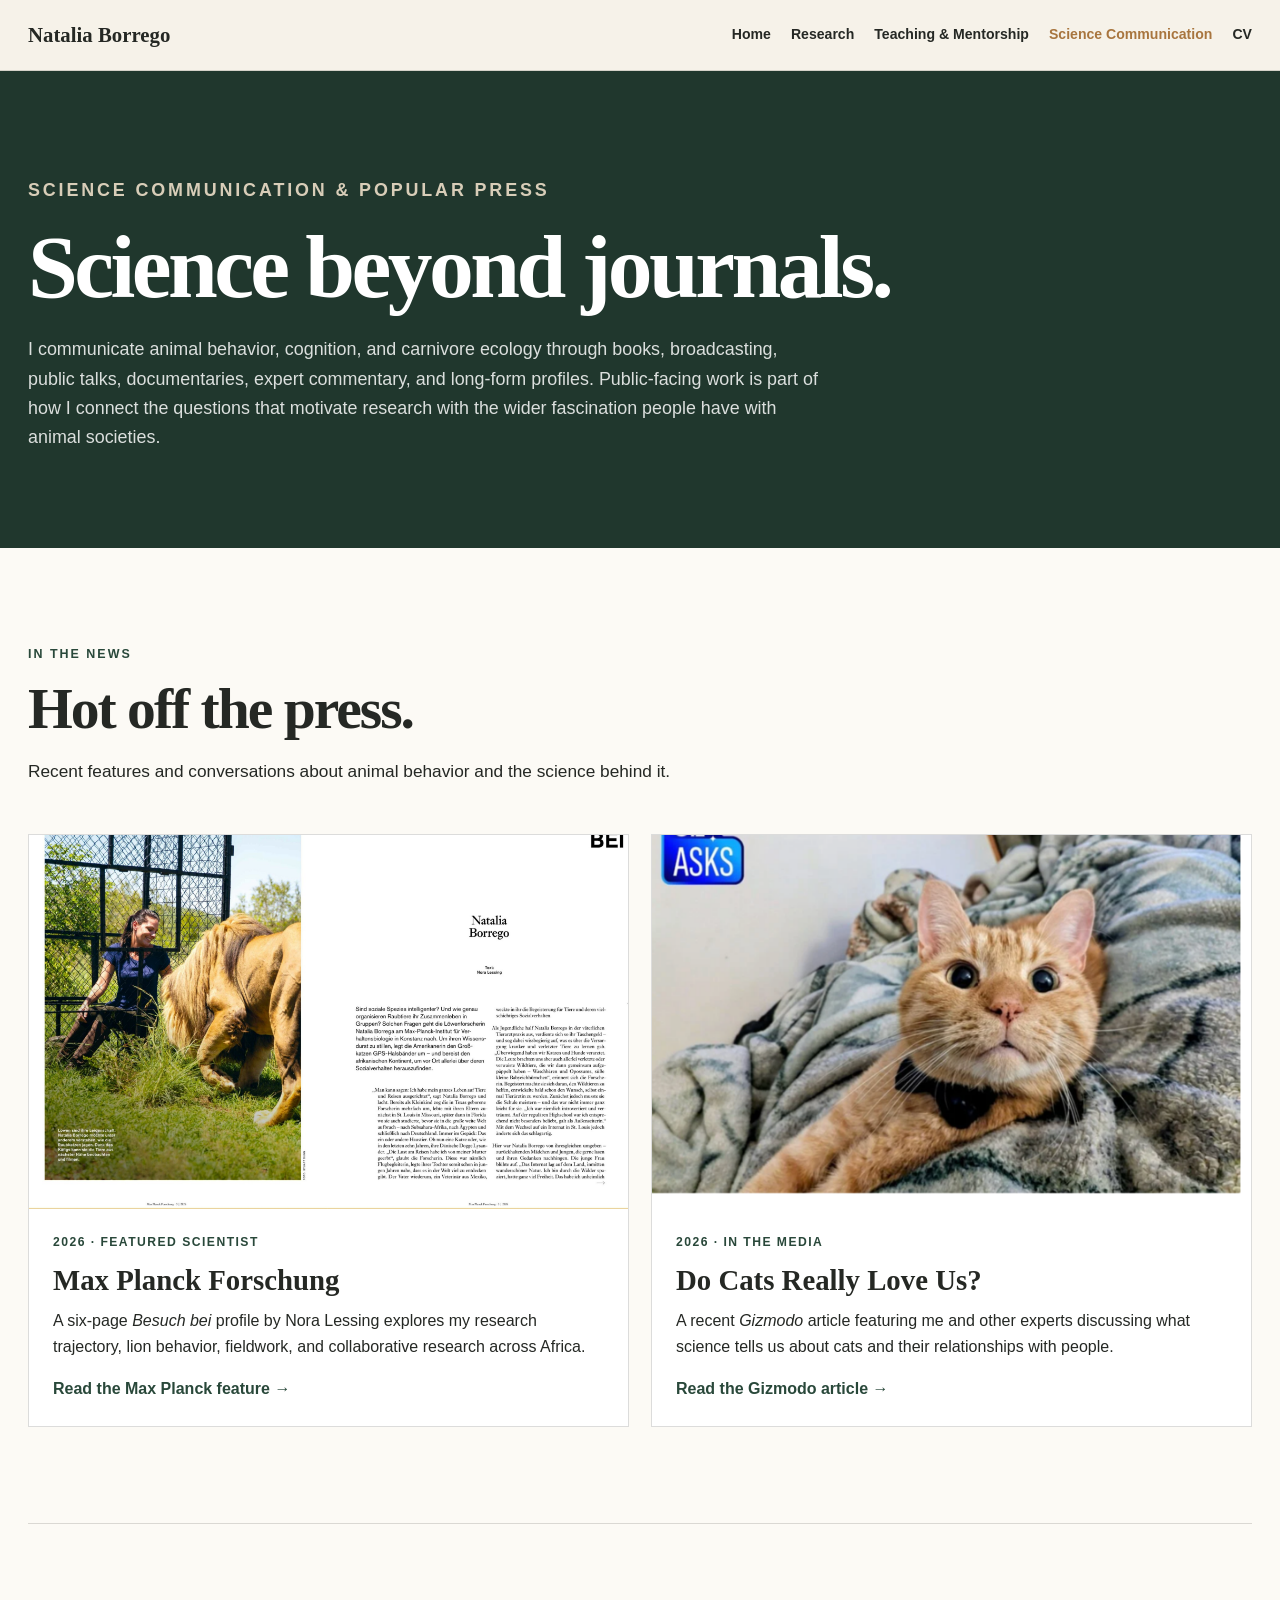
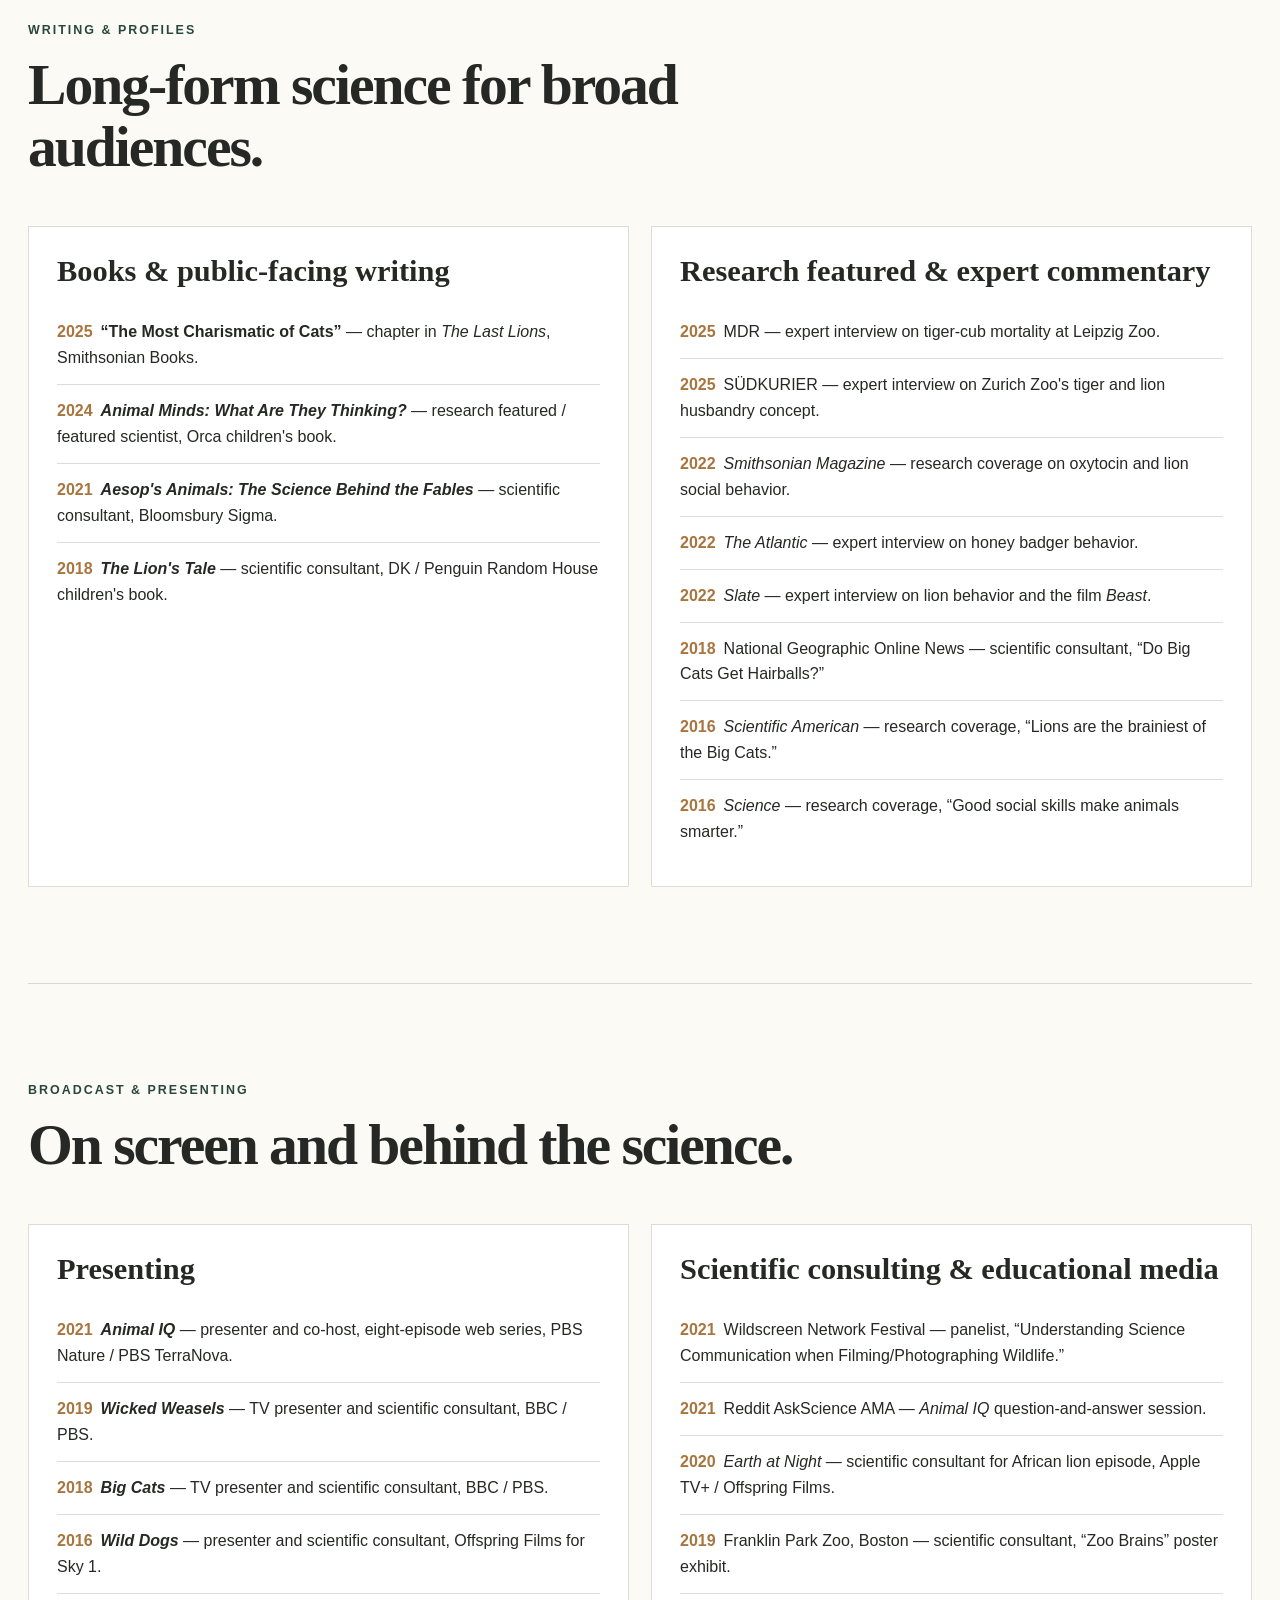
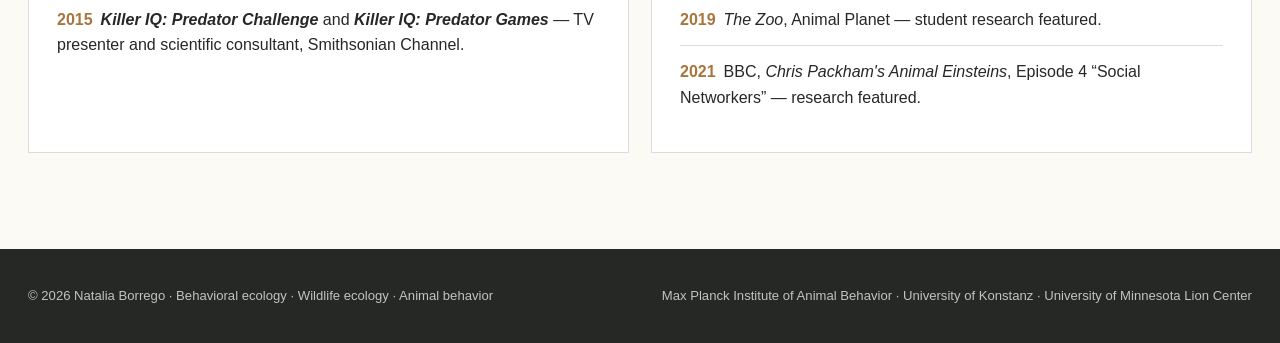
<file: science-communication.html>
<!doctype html>
<html lang="en">
<head>
<meta charset="utf-8">
<meta name="viewport" content="width=device-width, initial-scale=1">
<title>Science Communication & Popular Press | Natalia Borrego</title>
<meta name="description" content="Science communication, broadcasting, popular writing and media work by Natalia Borrego.">
<style>
:root{
  --forest:#29483A;
  --forest-deep:#20372D;
  --ivory:#F6F2E9;
  --paper:#FCFAF5;
  --charcoal:#252824;
  --sand:#D8CDB8;
  --ochre:#A8753E;
  --muted:#6E716B;
  --line:rgba(37,40,36,.16);
  --max:1240px;
}
*{box-sizing:border-box}
html{scroll-behavior:smooth}
body{
  margin:0;background:var(--paper);color:var(--charcoal);
  font-family:Arial,Helvetica,sans-serif;line-height:1.62;
}
a{color:inherit}
img{display:block;width:100%;object-fit:cover}
h1,h2,h3{font-family:Georgia,"Times New Roman",serif;line-height:1.08}
h1{margin:0;font-size:clamp(3.3rem,7vw,6.8rem);letter-spacing:-.04em}
h2{margin:0 0 18px;font-size:clamp(2.25rem,4.5vw,4.5rem);letter-spacing:-.035em}
h3{margin:0 0 10px;font-size:1.55rem}
p{margin-top:0}
.eyebrow{
  margin:0 0 14px;font-size:.78rem;letter-spacing:.16em;
  font-weight:800;text-transform:uppercase;
}
.eyebrow.dark{color:var(--forest)}
.eyebrow.light{color:var(--sand)}
.site-notice{
  background:var(--ochre);color:white;text-align:center;padding:11px 18px;
  font-size:.9rem;font-weight:700;
}
.site-header{
  position:sticky;top:0;z-index:50;display:flex;align-items:center;
  justify-content:space-between;gap:24px;
  padding:18px max(28px,calc((100vw - var(--max))/2));
  background:rgba(246,242,233,.96);backdrop-filter:blur(12px);
  border-bottom:1px solid var(--line);
}
.brand{
  font-family:Georgia,"Times New Roman",serif;font-size:1.3rem;
  font-weight:700;text-decoration:none;white-space:nowrap;
}
nav{display:flex;gap:20px;flex-wrap:wrap;justify-content:flex-end}
nav a{text-decoration:none;font-size:.88rem;font-weight:700}
nav a:hover,nav a[aria-current="page"]{color:var(--ochre)}
.section{
  width:min(var(--max),calc(100% - 56px));margin:0 auto;padding:96px 0;
}
.section-heading{max-width:850px;margin-bottom:48px}
.section-heading>p:last-child{max-width:790px;font-size:1.08rem}
.button{
  display:inline-block;padding:12px 18px;border:1px solid currentColor;
  text-decoration:none;font-size:.9rem;font-weight:800;
}
.button-dark{background:var(--forest);border-color:var(--forest);color:white}
.button-light{background:var(--ivory);border-color:var(--ivory);color:var(--forest-deep)}
.button-outline{color:var(--forest);border-color:var(--forest)}
.button-row{display:flex;gap:12px;flex-wrap:wrap;margin-top:28px}

/* Home hero */
.hero{
  position:relative;min-height:78vh;display:grid;align-items:end;
  overflow:hidden;background:var(--forest-deep);
}
.hero-image,.hero-overlay{position:absolute;inset:0;height:100%}
.hero-image{object-position:center;filter:brightness(1.04)}
.hero-overlay{
  background:
   linear-gradient(90deg,rgba(20,28,23,.75),rgba(20,28,23,.26) 56%,rgba(20,28,23,.07)),
   linear-gradient(0deg,rgba(20,28,23,.60),transparent 55%);
}
.hero-copy{
  position:relative;z-index:2;width:min(790px,calc(100% - 56px));
  margin:0 max(28px,calc((100vw - var(--max))/2));padding:105px 0 72px;color:white;
}
.hero-question{
  margin:24px 0 12px;max-width:760px;font-family:Georgia,"Times New Roman",serif;
  font-size:clamp(1.6rem,3vw,2.7rem);
}
.hero-intro{max-width:715px;margin:0;font-size:1.08rem}
.affiliations{margin:34px 0 0;font-size:.85rem;color:rgba(255,255,255,.84)}

/* Internal page hero */
.page-hero{
  background:var(--forest-deep);color:white;
  padding:105px max(28px,calc((100vw - var(--max))/2)) 78px;
}
.page-hero-inner{max-width:900px}
.page-hero h1{margin-bottom:20px}
.page-hero p{max-width:790px;font-size:1.12rem;color:rgba(255,255,255,.84)}

/* Trajectory cards */
.trajectory-grid{display:grid;grid-template-columns:repeat(3,1fr);gap:22px}
.trajectory-card{padding:28px 0 4px;border-top:2px solid var(--forest)}
.trajectory-number{
  display:block;margin-bottom:34px;color:var(--muted);font-size:.74rem;
  font-weight:800;letter-spacing:.12em;text-transform:uppercase;
}
.trajectory-bridge{
  margin-top:44px;padding:24px 28px;background:var(--ivory);
  border-left:3px solid var(--ochre);max-width:920px;
  font-family:Georgia,"Times New Roman",serif;font-size:1.16rem;line-height:1.5;
}
.section-cta{margin-top:34px}

/* Teaching trajectory */
.teaching-trajectory{border-top:1px solid var(--line)}
.teaching-card{padding:28px;background:white;border:1px solid var(--line);border-top:3px solid var(--forest)}
.teaching-card p{color:var(--charcoal)}

/* Field notes preview */
.notes-section{border-top:1px solid var(--line)}
.notes-grid{display:grid;grid-template-columns:repeat(3,1fr);gap:22px}
.note-card{background:white;border:1px solid var(--line)}
.note-card img{aspect-ratio:16/10}
.note-card>div{padding:22px}
.note-meta{
  margin:0 0 8px;font-size:.76rem;font-weight:800;letter-spacing:.12em;
  text-transform:uppercase;color:var(--forest)
}
.note-card a{
  display:inline-block;margin-top:10px;color:var(--forest);font-weight:800;text-decoration:none
}

/* Current questions */
.projects-grid{display:grid;grid-template-columns:repeat(3,1fr);gap:22px}
.project-card{
  display:flex;flex-direction:column;min-height:100%;padding:28px;background:white;
  border:1px solid var(--line);border-top:3px solid var(--forest)
}
.project-status{
  margin:0 0 7px;color:var(--ochre);font-size:.75rem;font-weight:800;
  letter-spacing:.11em;text-transform:uppercase
}
.project-role{margin:0 0 16px;color:var(--muted);font-size:.78rem;font-style:italic}
.project-tags{display:flex;flex-wrap:wrap;gap:7px;margin-top:auto;padding-top:16px}
.project-tags span{
  padding:6px 8px;background:var(--ivory);border:1px solid var(--line);
  color:var(--muted);font-size:.72rem;font-weight:700
}
.project-link{
  display:inline-block;margin-top:22px;color:var(--forest);font-weight:800;text-decoration:none
}
.project-link:hover{text-decoration:underline}
.collaborative-project-card{background:var(--ivory)}

/* Study systems */
.systems-section{border-top:1px solid var(--line)}
.system-grid{display:grid;grid-template-columns:repeat(3,1fr);gap:22px}
.system-card{background:white;border:1px solid var(--line)}
.system-card img{aspect-ratio:4/3}
.system-card>div{padding:22px}
.system-meta{
  margin:0 0 8px;color:var(--ochre);font-size:.74rem;font-weight:800;
  letter-spacing:.11em;text-transform:uppercase
}

/* Research approach */
.approach-section{border-top:1px solid var(--line)}
.approach-field-grid{
  display:grid;grid-template-columns:.95fr 1.05fr;gap:62px;align-items:center
}
.approach-image img{min-height:620px;height:100%}
.approach-kicker{
  margin:0 0 10px;color:var(--forest);font-size:.76rem;font-weight:800;
  letter-spacing:.12em;text-transform:uppercase
}
.approach-copy h3,.exsitu-copy h3{font-size:clamp(2rem,3.4vw,3.2rem);margin-bottom:18px}
.method-list{display:flex;flex-wrap:wrap;gap:10px;margin:26px 0 0}
.method-list span{
  padding:9px 12px;border:1px solid var(--line);background:var(--ivory);font-size:.9rem
}
.exsitu-section{
  display:grid;grid-template-columns:.9fr 1.1fr;gap:62px;align-items:start;
  margin-top:86px;padding-top:70px;border-top:1px solid var(--line)
}
.exsitu-gallery{display:grid;grid-template-columns:repeat(2,1fr);gap:14px}
.exsitu-gallery figure{margin:0;background:white;border:1px solid var(--line)}
.exsitu-gallery figure:first-child{grid-column:1/-1}
.exsitu-gallery img{aspect-ratio:4/3}
.exsitu-gallery figure:first-child img{aspect-ratio:16/9}
.exsitu-gallery figcaption{padding:11px 13px 13px;color:var(--muted);font-size:.78rem}

/* Teaching page */
.two-col{display:grid;grid-template-columns:1fr 1fr;gap:34px}
.content-card{padding:28px;background:white;border:1px solid var(--line)}
.content-card h3{font-size:1.8rem}
.case-grid{display:grid;grid-template-columns:repeat(2,1fr);gap:18px}
.case-card{padding:24px;background:white;border:1px solid var(--line);border-top:3px solid var(--forest)}
.case-meta{
  margin:0 0 8px;color:var(--ochre);font-size:.74rem;font-weight:800;
  letter-spacing:.1em;text-transform:uppercase
}
.outcomes{margin-top:12px;color:var(--muted);font-size:.92rem}
.teaching-list{display:grid;gap:14px}
.teaching-list article{padding:18px 0;border-top:1px solid var(--line)}
.teaching-list article:first-child{border-top:0;padding-top:0}
.teaching-list strong{display:block}
.teaching-list span{display:block;color:var(--muted)}

/* Science communication */
.media-grid{display:grid;grid-template-columns:repeat(2,1fr);gap:22px}
.media-card{padding:28px;background:white;border:1px solid var(--line)}
.media-card h3{font-size:1.9rem}
.media-list{list-style:none;padding:0;margin:18px 0 0}
.media-list li{padding:13px 0;border-top:1px solid var(--line)}
.media-list li:first-child{border-top:0}
.media-year{color:var(--ochre);font-weight:800;margin-right:8px}
.latest-media-grid{
  display:grid;
  grid-template-columns:repeat(2,minmax(0,1fr));
  gap:22px;
}
.latest-media-card{
  display:flex;
  flex-direction:column;
  overflow:hidden;
  background:white;
  border:1px solid var(--line);
  color:inherit;
  text-decoration:none;
  transition:transform .2s ease,box-shadow .2s ease;
}
.latest-media-card:hover,
.latest-media-card:focus-visible{
  transform:translateY(-3px);
  box-shadow:0 8px 24px rgba(0,0,0,.12);
}
.latest-media-card img{
  width:100%;
  aspect-ratio:16/10;
  object-fit:cover;
}
.latest-media-card .card-content{padding:24px}
.latest-media-card h3{font-size:1.8rem;margin-bottom:12px}
.latest-media-card p{margin-bottom:12px}
.latest-media-card .read-link{
  color:var(--forest);
  font-weight:800;
  margin:16px 0 0;
}

/* CV */
.cv-shell{display:grid;grid-template-columns:320px 1fr;gap:32px;align-items:start}
.cv-side{
  position:sticky;top:105px;padding:26px;background:var(--ivory);border:1px solid var(--line)
}
.cv-viewer{
  width:100%;min-height:1100px;border:1px solid var(--line);background:white
}

/* Footer */
footer{
  padding:36px max(28px,calc((100vw - var(--max))/2));
  background:var(--charcoal);color:rgba(255,255,255,.72);font-size:.82rem;
  display:flex;justify-content:space-between;gap:20px
}
footer p{margin:0}

@media(max-width:900px){
  .site-header{align-items:flex-start;flex-direction:column}
  nav{justify-content:flex-start;gap:14px 18px}
  .trajectory-grid,.notes-grid,.projects-grid,.system-grid,.approach-field-grid,
  .exsitu-section,.two-col,.case-grid,.media-grid,.latest-media-grid,.cv-shell{
    grid-template-columns:1fr
  }
  .approach-image img{min-height:0;aspect-ratio:4/3}
  .cv-side{position:static}
  .cv-viewer{min-height:850px}
  footer{flex-direction:column}
}
@media(max-width:580px){
  .section{width:calc(100% - 36px);padding:72px 0}
  .site-header{padding-left:18px;padding-right:18px}
  .hero-copy{width:calc(100% - 36px);margin-left:18px;margin-right:18px}
  .page-hero{padding-left:18px;padding-right:18px}
  h1{font-size:3.5rem}
  .hero{min-height:82vh}
  .exsitu-gallery{grid-template-columns:1fr}
  .exsitu-gallery figure:first-child{grid-column:auto}
}
</style>
</head>
<body>




<header class="site-header">
  <a class="brand" href="index.html">Natalia Borrego</a>
  <nav aria-label="Primary navigation">
    <a href="index.html">Home</a>
    <a href="research.html">Research</a>
    <a href="teaching-mentorship.html">Teaching &amp; Mentorship</a>
    <a href="science-communication.html" aria-current="page">Science Communication</a>
    <a href="cv.html">CV</a>
  </nav>
</header>


<main>
<section class="page-hero">
  <div class="page-hero-inner">
    <p class="eyebrow light">Science communication &amp; popular press</p>
    <h1>Science beyond journals.</h1>
    <p>
      I communicate animal behavior, cognition, and carnivore ecology through books,
      broadcasting, public talks, documentaries, expert commentary, and long-form profiles.
      Public-facing work is part of how I connect the questions that motivate research with
      the wider fascination people have with animal societies.
    </p>
  </div>
</section>

<section class="section">
  <div class="section-heading">
    <p class="eyebrow dark">In the news</p>
    <h2>Hot off the press.</h2>
    <p>Recent features and conversations about animal behavior and the science behind it.</p>
  </div>

  <div class="latest-media-grid">
    <a class="latest-media-card"
       href="https://bc.pressmatrix.com/de/profiles/b3b32e362f93/editions/4e68d592d220e8a4d0d2/contents/Qcd44309e891e0691818e"
       target="_blank" rel="noopener noreferrer"
       aria-label="Read my Max Planck Forschung profile">
      <img src="assets/images/MPI_NB.png"
           alt="Magazine spread showing Natalia Borrego with a lion in Max Planck Forschung">
      <div class="card-content">
        <p class="note-meta">2026 · Featured scientist</p>
        <h3>Max Planck Forschung</h3>
        <p>A six-page <em>Besuch bei</em> profile by Nora Lessing explores my research trajectory, lion behavior, fieldwork, and collaborative research across Africa.</p>
        <p class="read-link">Read the Max Planck feature &rarr;</p>
      </div>
    </a>

    <a class="latest-media-card"
       href="https://gizmodo.com/do-cats-really-love-us-2000817878"
       target="_blank" rel="noopener noreferrer"
       aria-label="Read Do Cats Really Love Us on Gizmodo">
      <img src="assets/images/gizmodo.png"
           alt="Gizmodo article image featuring an orange cat">
      <div class="card-content">
        <p class="note-meta">2026 · In the media</p>
        <h3>Do Cats Really Love Us?</h3>
        <p>A recent <em>Gizmodo</em> article featuring me and other experts discussing what science tells us about cats and their relationships with people.</p>
        <p class="read-link">Read the Gizmodo article &rarr;</p>
      </div>
    </a>
  </div>
</section>

<section class="section" style="border-top:1px solid var(--line)">
  <div class="section-heading">
    <p class="eyebrow dark">Writing &amp; profiles</p>
    <h2>Long-form science for broad audiences.</h2>
  </div>

  <div class="media-grid">
    <article class="media-card">
      <h3>Books &amp; public-facing writing</h3>
      <ul class="media-list">
        <li><span class="media-year">2025</span><strong>“The Most Charismatic of Cats”</strong> — chapter in <em>The Last Lions</em>, Smithsonian Books.</li>
        <li><span class="media-year">2024</span><strong><em>Animal Minds: What Are They Thinking?</em></strong> — research featured / featured scientist, Orca children's book.</li>
        <li><span class="media-year">2021</span><strong><em>Aesop's Animals: The Science Behind the Fables</em></strong> — scientific consultant, Bloomsbury Sigma.</li>
        <li><span class="media-year">2018</span><strong><em>The Lion's Tale</em></strong> — scientific consultant, DK / Penguin Random House children's book.</li>
      </ul>
    </article>

    <article class="media-card">
      <h3>Research featured &amp; expert commentary</h3>
      <ul class="media-list">
        <li><span class="media-year">2025</span>MDR — expert interview on tiger-cub mortality at Leipzig Zoo.</li>
        <li><span class="media-year">2025</span>SÜDKURIER — expert interview on Zurich Zoo's tiger and lion husbandry concept.</li>
        <li><span class="media-year">2022</span><em>Smithsonian Magazine</em> — research coverage on oxytocin and lion social behavior.</li>
        <li><span class="media-year">2022</span><em>The Atlantic</em> — expert interview on honey badger behavior.</li>
        <li><span class="media-year">2022</span><em>Slate</em> — expert interview on lion behavior and the film <em>Beast</em>.</li>
        <li><span class="media-year">2018</span>National Geographic Online News — scientific consultant, “Do Big Cats Get Hairballs?”</li>
        <li><span class="media-year">2016</span><em>Scientific American</em> — research coverage, “Lions are the brainiest of the Big Cats.”</li>
        <li><span class="media-year">2016</span><em>Science</em> — research coverage, “Good social skills make animals smarter.”</li>
      </ul>
    </article>
  </div>
</section>

<section class="section" style="border-top:1px solid var(--line)">
  <div class="section-heading">
    <p class="eyebrow dark">Broadcast &amp; presenting</p>
    <h2>On screen and behind the science.</h2>
  </div>

  <div class="media-grid">
    <article class="media-card">
      <h3>Presenting</h3>
      <ul class="media-list">
        <li><span class="media-year">2021</span><strong><em>Animal IQ</em></strong> — presenter and co-host, eight-episode web series, PBS Nature / PBS TerraNova.</li>
        <li><span class="media-year">2019</span><strong><em>Wicked Weasels</em></strong> — TV presenter and scientific consultant, BBC / PBS.</li>
        <li><span class="media-year">2018</span><strong><em>Big Cats</em></strong> — TV presenter and scientific consultant, BBC / PBS.</li>
        <li><span class="media-year">2016</span><strong><em>Wild Dogs</em></strong> — presenter and scientific consultant, Offspring Films for Sky 1.</li>
        <li><span class="media-year">2015</span><strong><em>Killer IQ: Predator Challenge</em></strong> and <strong><em>Killer IQ: Predator Games</em></strong> — TV presenter and scientific consultant, Smithsonian Channel.</li>
      </ul>
    </article>

    <article class="media-card">
      <h3>Scientific consulting &amp; educational media</h3>
      <ul class="media-list">
        <li><span class="media-year">2021</span>Wildscreen Network Festival — panelist, “Understanding Science Communication when Filming/Photographing Wildlife.”</li>
        <li><span class="media-year">2021</span>Reddit AskScience AMA — <em>Animal IQ</em> question-and-answer session.</li>
        <li><span class="media-year">2020</span><em>Earth at Night</em> — scientific consultant for African lion episode, Apple TV+ / Offspring Films.</li>
        <li><span class="media-year">2019</span>Franklin Park Zoo, Boston — scientific consultant, “Zoo Brains” poster exhibit.</li>
        <li><span class="media-year">2019</span><em>The Zoo</em>, Animal Planet — student research featured.</li>
        <li><span class="media-year">2021</span>BBC, <em>Chris Packham's Animal Einsteins</em>, Episode 4 “Social Networkers” — research featured.</li>
      </ul>
    </article>
  </div>
</section>
</main>


<footer>
  <p>© 2026 Natalia Borrego · Behavioral ecology · Wildlife ecology · Animal behavior</p>
  <p>Max Planck Institute of Animal Behavior · University of Konstanz · University of Minnesota Lion Center</p>
</footer>

</body>
</html>
</file>
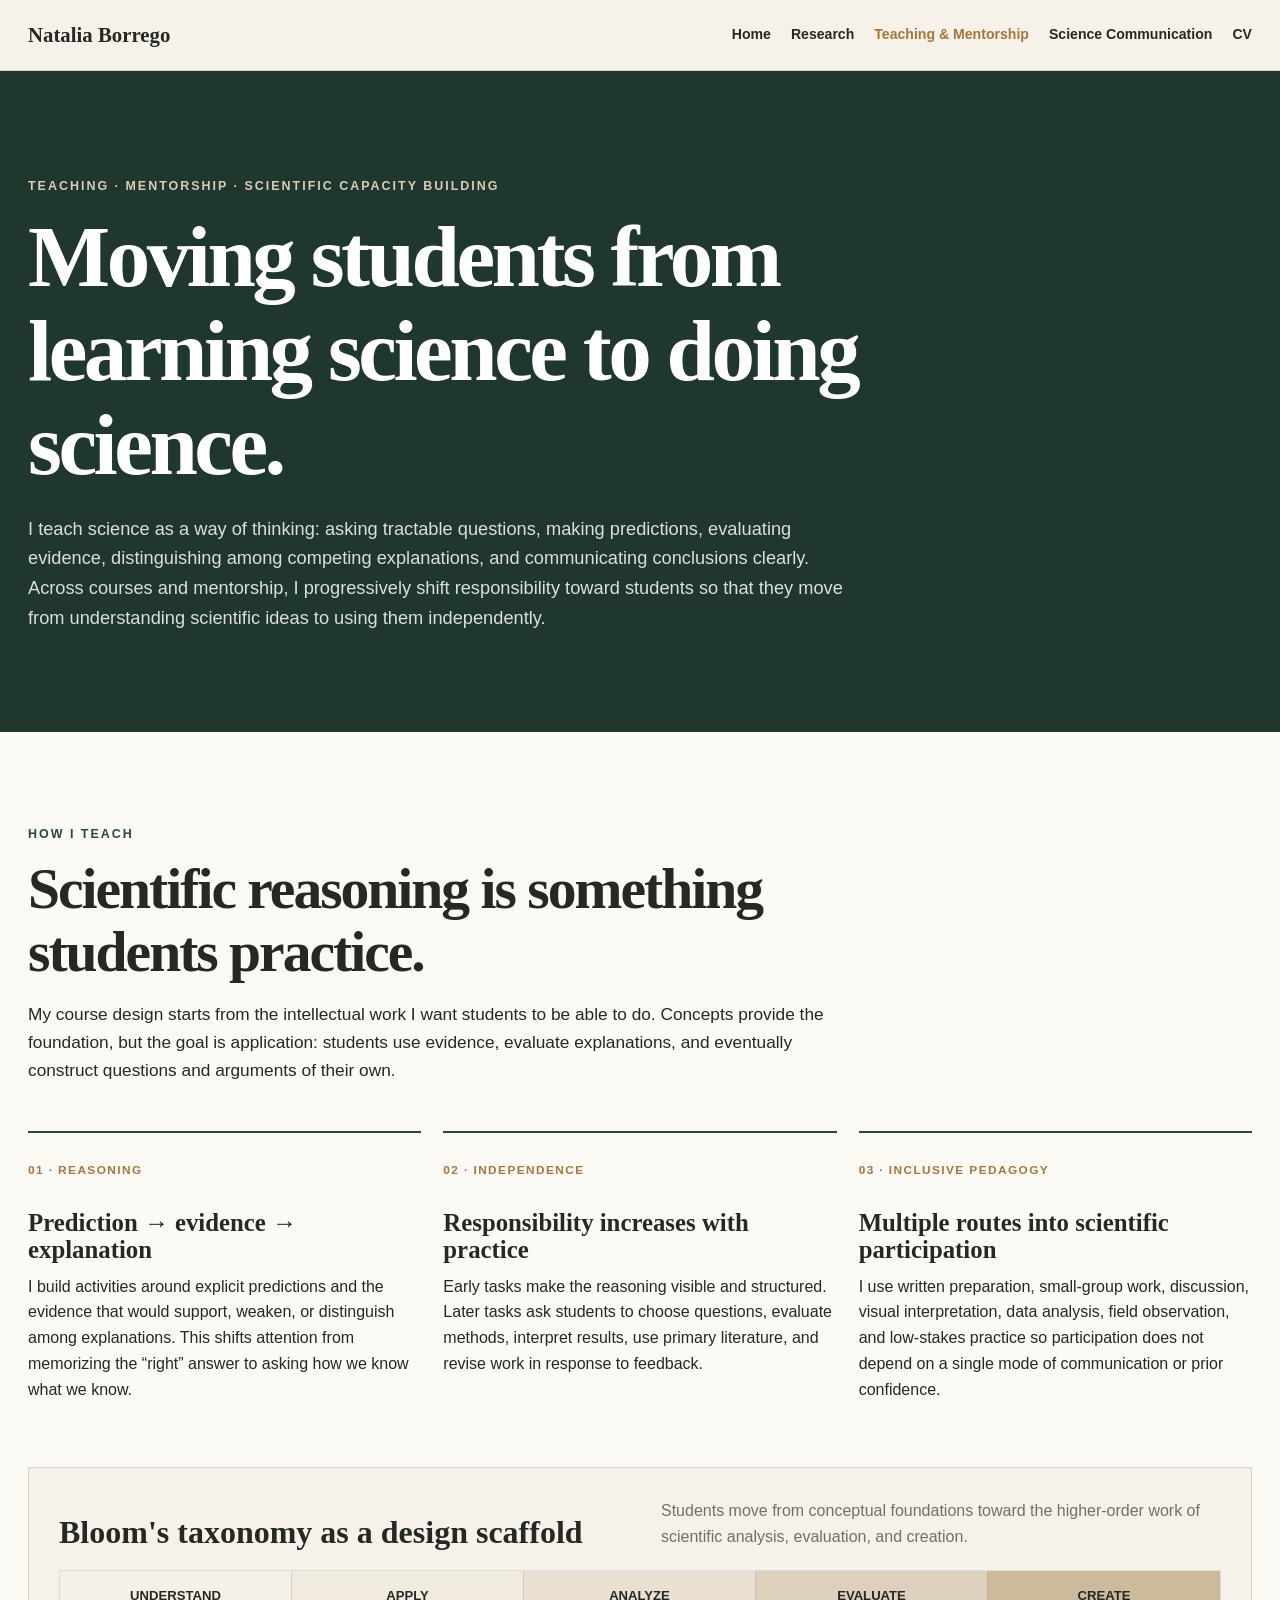
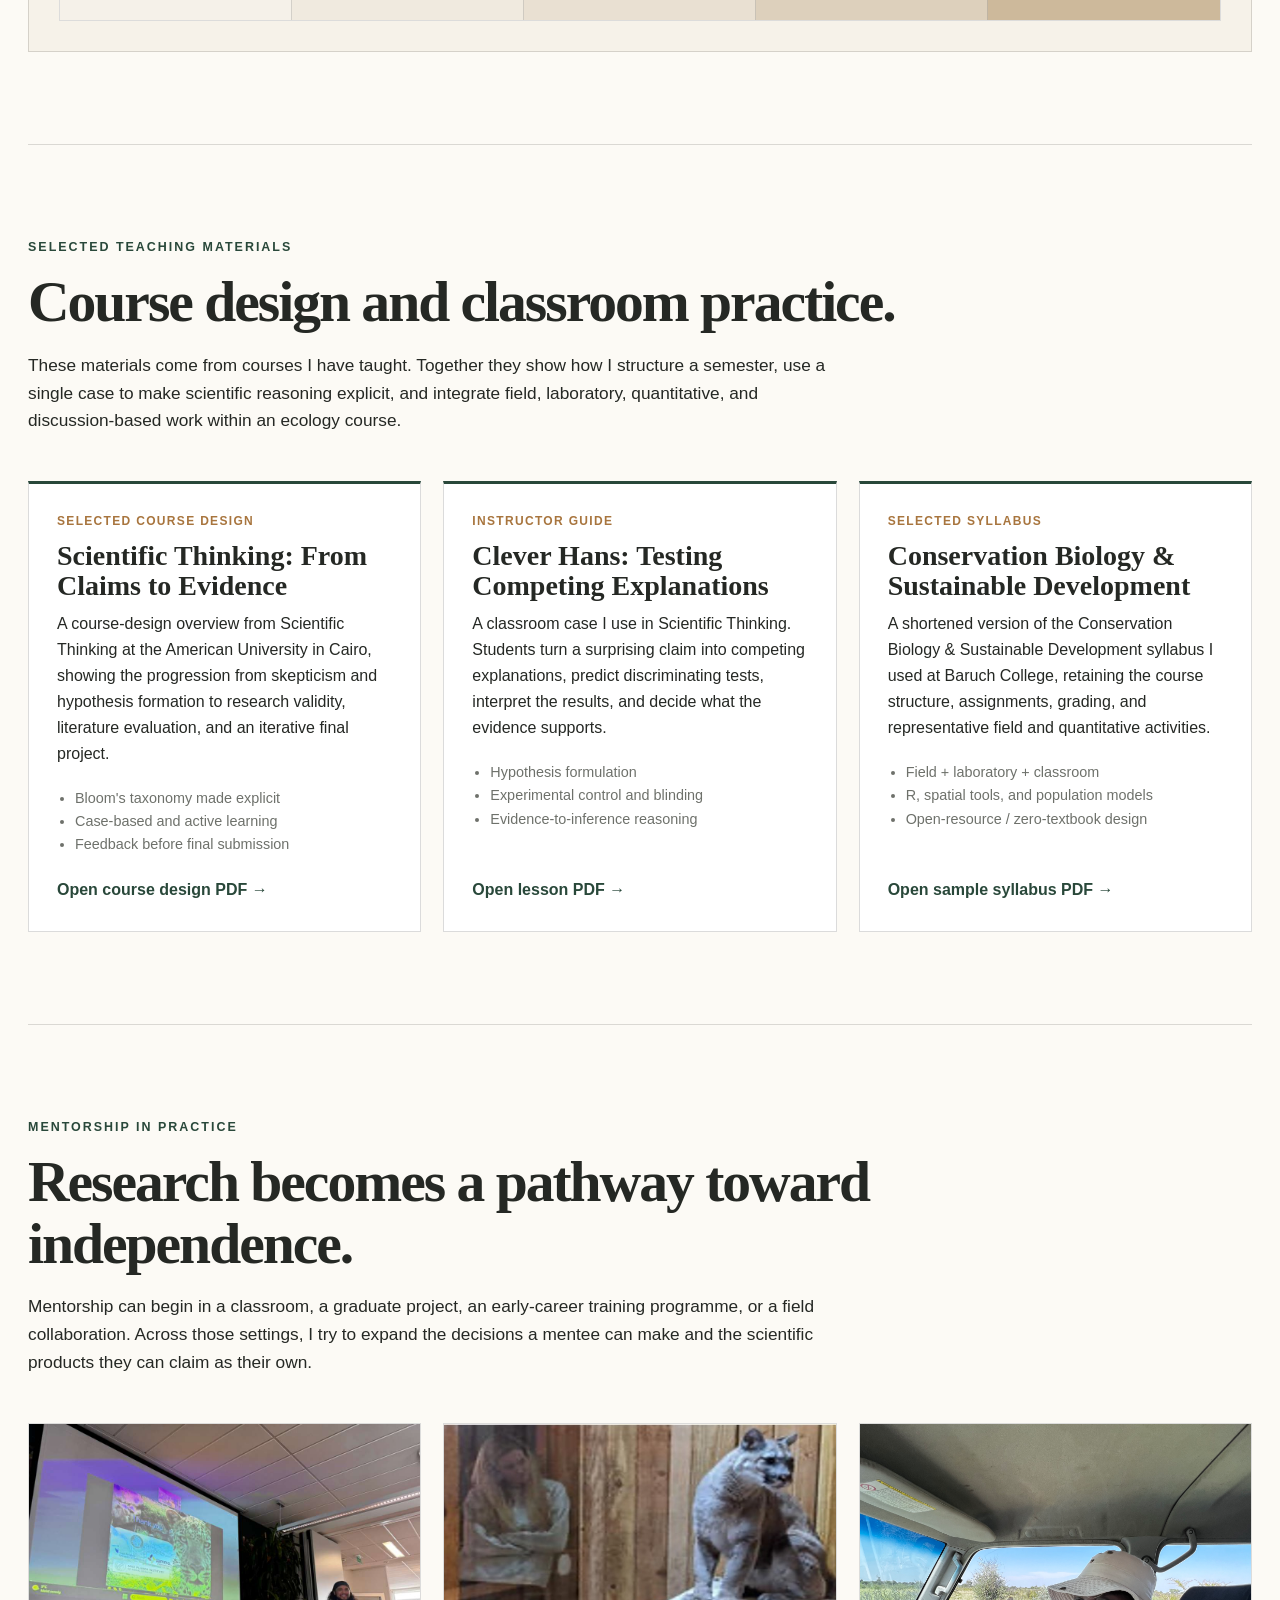
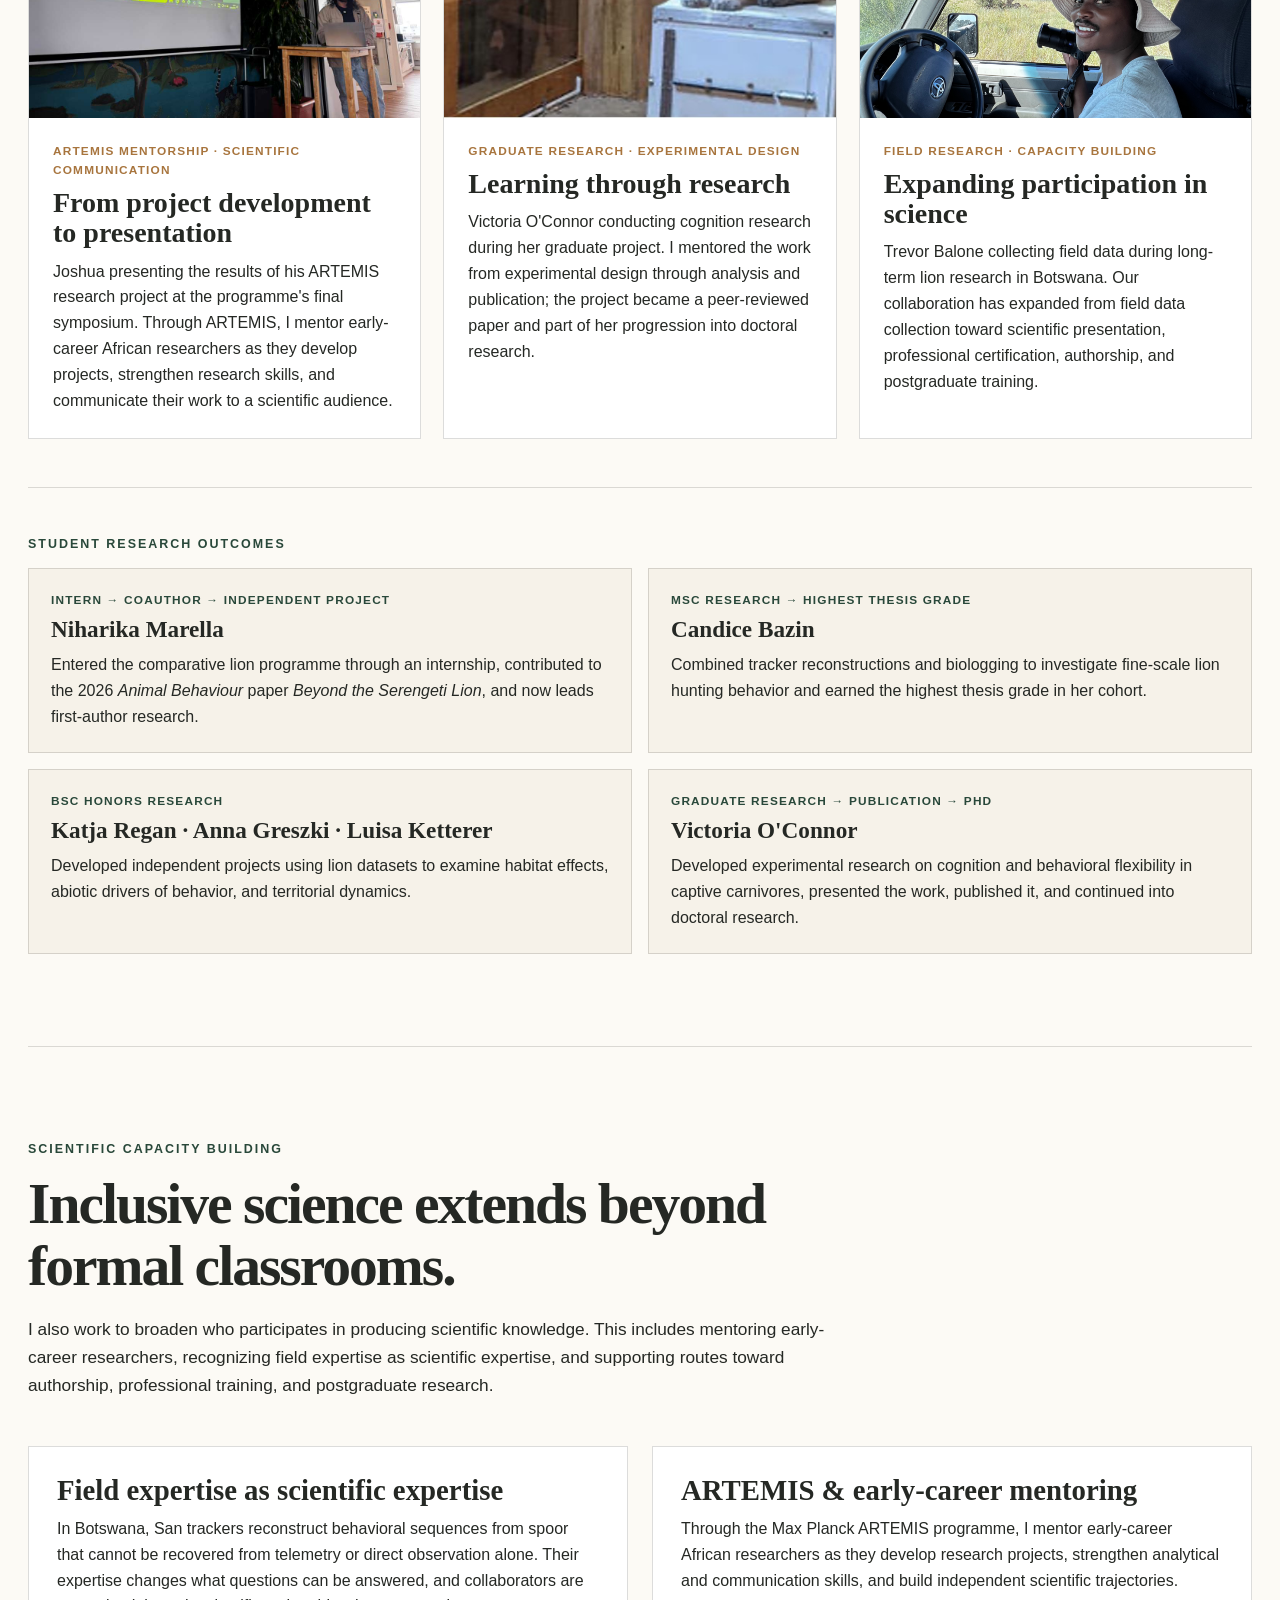
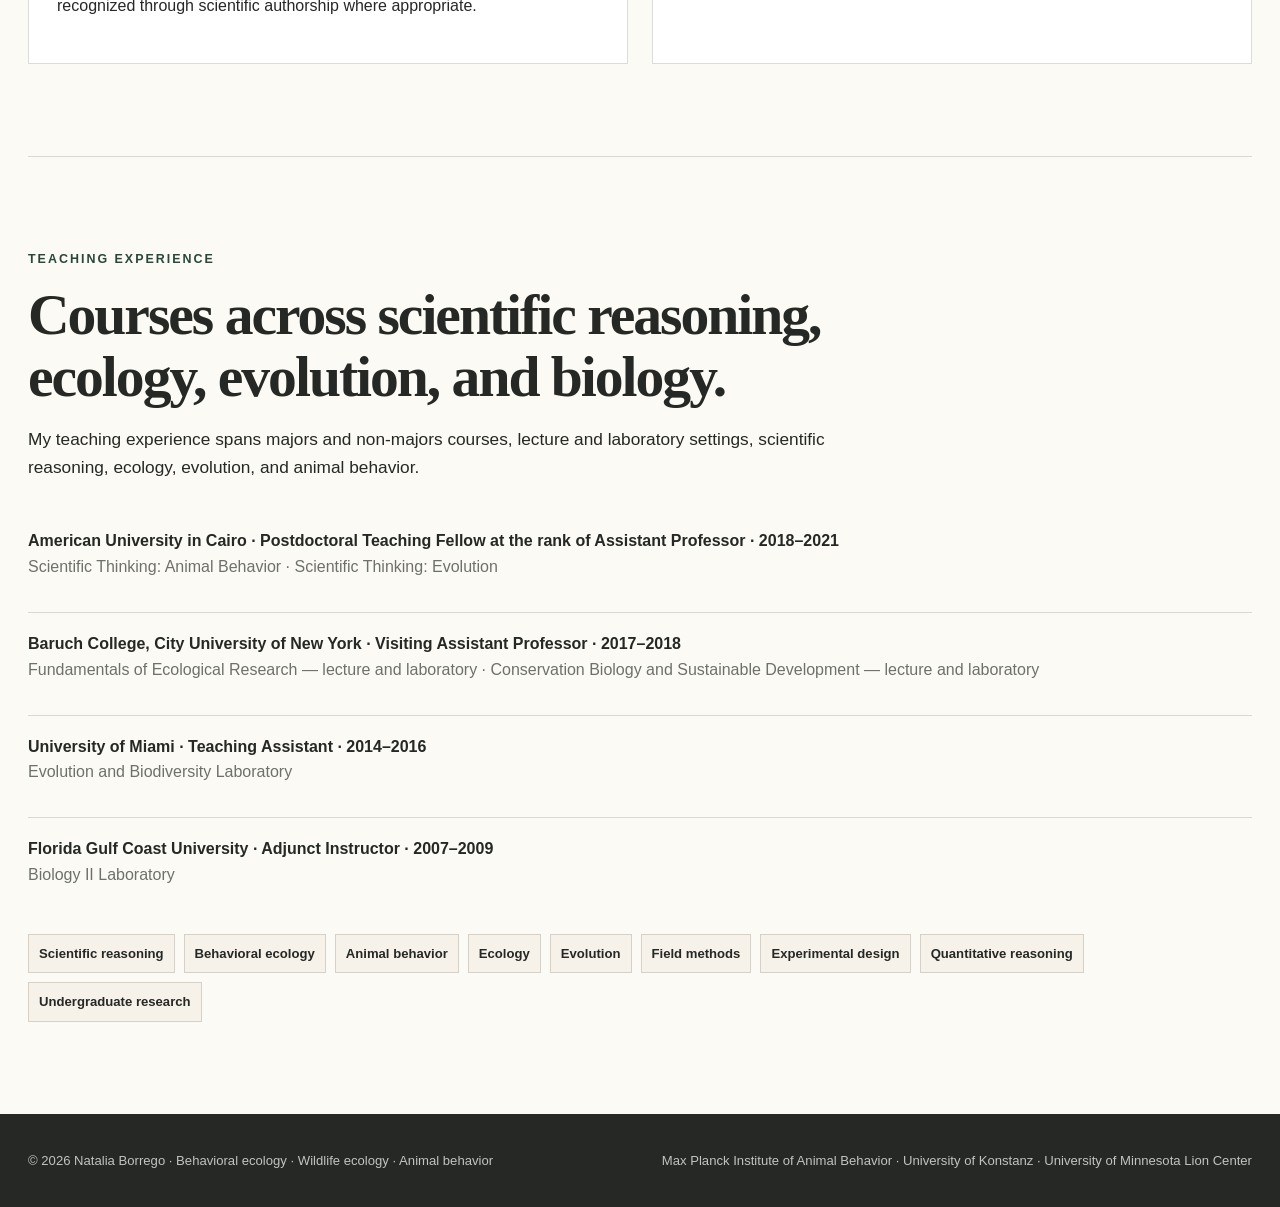
<file: teaching-mentorship.html>
<!doctype html>
<html lang="en">
<head>
<meta charset="utf-8">
<meta name="viewport" content="width=device-width, initial-scale=1">
<title>Teaching & Mentorship | Natalia Borrego</title>
<meta name="description" content="Teaching, undergraduate research mentorship, inclusive pedagogy, and scientific capacity building by Natalia Borrego.">
<style>
:root{
  --forest:#29483A;
  --forest-deep:#20372D;
  --ivory:#F6F2E9;
  --paper:#FCFAF5;
  --charcoal:#252824;
  --sand:#D8CDB8;
  --ochre:#A8753E;
  --muted:#6E716B;
  --line:rgba(37,40,36,.16);
  --max:1240px;
}
*{box-sizing:border-box}
html{scroll-behavior:smooth}
body{margin:0;background:var(--paper);color:var(--charcoal);font-family:Arial,Helvetica,sans-serif;line-height:1.62}
a{color:inherit}
img{display:block;width:100%;object-fit:cover}
h1,h2,h3{font-family:Georgia,"Times New Roman",serif;line-height:1.08}
h1{margin:0;font-size:clamp(3.2rem,6.8vw,6.6rem);letter-spacing:-.04em}
h2{margin:0 0 18px;font-size:clamp(2.2rem,4.5vw,4.4rem);letter-spacing:-.035em}
h3{margin:0 0 10px;font-size:1.55rem}
p{margin-top:0}
.eyebrow{margin:0 0 14px;font-size:.78rem;letter-spacing:.16em;font-weight:800;text-transform:uppercase}
.eyebrow.dark{color:var(--forest)}
.eyebrow.light{color:var(--sand)}
.site-header{position:sticky;top:0;z-index:50;display:flex;align-items:center;justify-content:space-between;gap:24px;padding:18px max(28px,calc((100vw - var(--max))/2));background:rgba(246,242,233,.96);backdrop-filter:blur(12px);border-bottom:1px solid var(--line)}
.brand{font-family:Georgia,"Times New Roman",serif;font-size:1.3rem;font-weight:700;text-decoration:none;white-space:nowrap}
nav{display:flex;gap:20px;flex-wrap:wrap;justify-content:flex-end}
nav a{text-decoration:none;font-size:.88rem;font-weight:700}
nav a:hover,nav a[aria-current="page"]{color:var(--ochre)}
.section{width:min(var(--max),calc(100% - 56px));margin:0 auto;padding:92px 0}
.section-heading{max-width:880px;margin-bottom:46px}
.section-heading>p:last-child{max-width:800px;font-size:1.08rem}
.page-hero{background:var(--forest-deep);color:white;padding:105px max(28px,calc((100vw - var(--max))/2)) 82px}
.page-hero-inner{max-width:980px}
.page-hero h1{max-width:900px;margin-bottom:22px}
.page-hero p:last-child{max-width:820px;font-size:1.14rem;color:rgba(255,255,255,.84)}

/* HOW I TEACH */
.principles-grid{display:grid;grid-template-columns:repeat(3,1fr);gap:22px}
.principle{padding:28px 0 4px;border-top:2px solid var(--forest)}
.principle-number{display:block;margin-bottom:30px;color:var(--ochre);font-size:.74rem;font-weight:800;letter-spacing:.12em;text-transform:uppercase}
.bloom-wrap{margin-top:44px;padding:30px;background:var(--ivory);border:1px solid var(--line)}
.bloom-title{display:flex;justify-content:space-between;gap:24px;align-items:end;margin-bottom:20px}
.bloom-title h3{font-size:2rem;margin:0}
.bloom-title p{max-width:560px;margin:0;color:var(--muted)}
.bloom{display:grid;grid-template-columns:repeat(5,1fr);border:1px solid var(--line);background:white}
.bloom span{padding:14px 10px;text-align:center;border-right:1px solid var(--line);font-size:.82rem;font-weight:800}
.bloom span:last-child{border-right:0}
.bloom span:nth-child(1){background:#F5F1E9}.bloom span:nth-child(2){background:#F0EADF}.bloom span:nth-child(3){background:#E9E0D2}.bloom span:nth-child(4){background:#DDD0BC}.bloom span:nth-child(5){background:#CDB99B}

/* PORTFOLIO */
.portfolio-section{border-top:1px solid var(--line)}
.portfolio-grid{display:grid;grid-template-columns:repeat(3,1fr);gap:22px}
.portfolio-card{display:flex;flex-direction:column;min-height:100%;padding:28px;background:white;border:1px solid var(--line);border-top:3px solid var(--forest)}
.portfolio-card .meta{margin:0 0 9px;color:var(--ochre);font-size:.75rem;font-weight:800;letter-spacing:.11em;text-transform:uppercase}
.portfolio-card h3{font-size:1.75rem}
.portfolio-card p{color:var(--charcoal)}
.portfolio-card ul{margin:4px 0 20px;padding-left:18px;color:var(--muted);font-size:.9rem}
.portfolio-card a{margin-top:auto;display:inline-block;color:var(--forest);font-weight:800;text-decoration:none}
.portfolio-card a:hover{text-decoration:underline}

/* MENTORSHIP PHOTO STORIES */
.mentorship-section{border-top:1px solid var(--line)}
.mentor-grid{display:grid;grid-template-columns:repeat(3,1fr);gap:22px;align-items:stretch}
.mentor-card{background:white;border:1px solid var(--line);display:flex;flex-direction:column}
.mentor-card img{aspect-ratio:4/3;background:var(--ivory)}
.mentor-card.trevor img{object-position:center 36%}
.mentor-copy{padding:24px;display:flex;flex-direction:column;flex:1}
.mentor-meta{margin:0 0 8px;color:var(--ochre);font-size:.74rem;font-weight:800;letter-spacing:.1em;text-transform:uppercase}
.mentor-copy h3{font-size:1.75rem}
.mentor-copy p:last-child{margin-bottom:0}

/* OUTCOMES */
.outcomes-band{margin-top:48px;padding-top:46px;border-top:1px solid var(--line)}
.outcomes-grid{display:grid;grid-template-columns:repeat(2,1fr);gap:16px}
.outcome-card{padding:22px;background:var(--ivory);border:1px solid var(--line)}
.outcome-card .outcome-meta{margin:0 0 7px;color:var(--forest);font-size:.74rem;font-weight:800;letter-spacing:.1em;text-transform:uppercase}
.outcome-card h3{font-size:1.45rem}
.outcome-card p{margin-bottom:0}

/* CAPACITY + EXPERIENCE */
.capacity-section{border-top:1px solid var(--line)}
.two-col{display:grid;grid-template-columns:1fr 1fr;gap:24px}
.content-card{padding:28px;background:white;border:1px solid var(--line)}
.content-card h3{font-size:1.8rem}
.teaching-list{display:grid;gap:14px}
.teaching-list article{padding:18px 0;border-top:1px solid var(--line)}
.teaching-list article:first-child{border-top:0;padding-top:0}
.teaching-list strong{display:block}
.teaching-list span{display:block;color:var(--muted)}
.course-tags{display:flex;flex-wrap:wrap;gap:9px;margin-top:28px}
.course-tags span{padding:8px 10px;border:1px solid var(--line);background:var(--ivory);font-size:.82rem;font-weight:700}

footer{padding:36px max(28px,calc((100vw - var(--max))/2));background:var(--charcoal);color:rgba(255,255,255,.72);font-size:.82rem;display:flex;justify-content:space-between;gap:20px}
footer p{margin:0}

@media(max-width:920px){
  .site-header{align-items:flex-start;flex-direction:column}
  nav{justify-content:flex-start;gap:14px 18px}
  .principles-grid,.portfolio-grid,.mentor-grid,.outcomes-grid,.two-col{grid-template-columns:1fr}
  .bloom-title{align-items:start;flex-direction:column}
}
@media(max-width:650px){
  .section{width:calc(100% - 36px);padding:72px 0}
  .site-header{padding-left:18px;padding-right:18px}
  .page-hero{padding-left:18px;padding-right:18px}
  h1{font-size:3.35rem}
  .bloom{grid-template-columns:1fr}
  .bloom span{border-right:0;border-bottom:1px solid var(--line)}
  .bloom span:last-child{border-bottom:0}
  footer{flex-direction:column}
}
</style>
</head>
<body>

<header class="site-header">
  <a class="brand" href="index.html">Natalia Borrego</a>
  <nav aria-label="Primary navigation">
    <a href="index.html">Home</a>
    <a href="research.html">Research</a>
    <a href="teaching-mentorship.html" aria-current="page">Teaching &amp; Mentorship</a>
    <a href="science-communication.html">Science Communication</a>
    <a href="cv.html">CV</a>
  </nav>
</header>

<main>
<section class="page-hero">
  <div class="page-hero-inner">
    <p class="eyebrow light">Teaching · mentorship · scientific capacity building</p>
    <h1>Moving students from learning science to doing science.</h1>
    <p>
      I teach science as a way of thinking: asking tractable questions, making predictions,
      evaluating evidence, distinguishing among competing explanations, and communicating
      conclusions clearly. Across courses and mentorship, I progressively shift responsibility
      toward students so that they move from understanding scientific ideas to using them independently.
    </p>
  </div>
</section>

<section class="section">
  <div class="section-heading">
    <p class="eyebrow dark">How I teach</p>
    <h2>Scientific reasoning is something students practice.</h2>
    <p>
      My course design starts from the intellectual work I want students to be able to do.
      Concepts provide the foundation, but the goal is application: students use evidence,
      evaluate explanations, and eventually construct questions and arguments of their own.
    </p>
  </div>

  <div class="principles-grid">
    <article class="principle">
      <span class="principle-number">01 · Reasoning</span>
      <h3>Prediction → evidence → explanation</h3>
      <p>
        I build activities around explicit predictions and the evidence that would support,
        weaken, or distinguish among explanations. This shifts attention from memorizing the
        “right” answer to asking how we know what we know.
      </p>
    </article>

    <article class="principle">
      <span class="principle-number">02 · Independence</span>
      <h3>Responsibility increases with practice</h3>
      <p>
        Early tasks make the reasoning visible and structured. Later tasks ask students to choose
        questions, evaluate methods, interpret results, use primary literature, and revise work in
        response to feedback.
      </p>
    </article>

    <article class="principle">
      <span class="principle-number">03 · Inclusive pedagogy</span>
      <h3>Multiple routes into scientific participation</h3>
      <p>
        I use written preparation, small-group work, discussion, visual interpretation, data analysis,
        field observation, and low-stakes practice so participation does not depend on a single mode
        of communication or prior confidence.
      </p>
    </article>
  </div>

  <div class="bloom-wrap">
    <div class="bloom-title">
      <h3>Bloom's taxonomy as a design scaffold</h3>
      <p>Students move from conceptual foundations toward the higher-order work of scientific analysis, evaluation, and creation.</p>
    </div>
    <div class="bloom" aria-label="Bloom's taxonomy progression">
      <span>UNDERSTAND</span>
      <span>APPLY</span>
      <span>ANALYZE</span>
      <span>EVALUATE</span>
      <span>CREATE</span>
    </div>
  </div>
</section>

<section class="section portfolio-section">
  <div class="section-heading">
    <p class="eyebrow dark">Selected teaching materials</p>
    <h2>Course design and classroom practice.</h2>
    <p>
      These materials come from courses I have taught. Together they show how I structure a semester,
      use a single case to make scientific reasoning explicit, and integrate field, laboratory,
      quantitative, and discussion-based work within an ecology course.
    </p>
  </div>

  <div class="portfolio-grid">
    <article class="portfolio-card">
      <p class="meta">Selected course design</p>
      <h3>Scientific Thinking: From Claims to Evidence</h3>
      <p>A course-design overview from Scientific Thinking at the American University in Cairo, showing the progression from skepticism and hypothesis formation to research validity, literature evaluation, and an iterative final project.</p>
      <ul>
        <li>Bloom's taxonomy made explicit</li>
        <li>Case-based and active learning</li>
        <li>Feedback before final submission</li>
      </ul>
      <a href="assets/Scientific_Thinking_Course_Design.pdf" target="_blank" rel="noopener">Open course design PDF →</a>
    </article>

    <article class="portfolio-card">
      <p class="meta">Instructor guide</p>
      <h3>Clever Hans: Testing Competing Explanations</h3>
      <p>A classroom case I use in Scientific Thinking. Students turn a surprising claim into competing explanations, predict discriminating tests, interpret the results, and decide what the evidence supports.</p>
      <ul>
        <li>Hypothesis formulation</li>
        <li>Experimental control and blinding</li>
        <li>Evidence-to-inference reasoning</li>
      </ul>
      <a href="assets/Clever_Hans_Inquiry_Lesson.pdf" target="_blank" rel="noopener">Open lesson PDF →</a>
    </article>

    <article class="portfolio-card">
      <p class="meta">Selected syllabus</p>
      <h3>Conservation Biology &amp; Sustainable Development</h3>
      <p>A shortened version of the Conservation Biology & Sustainable Development syllabus I used at Baruch College, retaining the course structure, assignments, grading, and representative field and quantitative activities.</p>
      <ul>
        <li>Field + laboratory + classroom</li>
        <li>R, spatial tools, and population models</li>
        <li>Open-resource / zero-textbook design</li>
      </ul>
      <a href="assets/Conservation_Biology_Sample_Syllabus.pdf" target="_blank" rel="noopener">Open sample syllabus PDF →</a>
    </article>
  </div>

</section>

<section class="section mentorship-section">
  <div class="section-heading">
    <p class="eyebrow dark">Mentorship in practice</p>
    <h2>Research becomes a pathway toward independence.</h2>
    <p>
      Mentorship can begin in a classroom, a graduate project, an early-career training programme,
      or a field collaboration. Across those settings, I try to expand the decisions a mentee can
      make and the scientific products they can claim as their own.
    </p>
  </div>

  <div class="mentor-grid">
    <article class="mentor-card">
      <img src="assets/images/joshua.jpg" alt="Joshua presenting his ARTEMIS research project at the programme's final symposium">
      <div class="mentor-copy">
        <p class="mentor-meta">ARTEMIS mentorship · scientific communication</p>
        <h3>From project development to presentation</h3>
        <p>
          Joshua presenting the results of his ARTEMIS research project at the programme's final symposium.
          Through ARTEMIS, I mentor early-career African researchers as they develop projects, strengthen
          research skills, and communicate their work to a scientific audience.
        </p>
      </div>
    </article>

    <article class="mentor-card">
      <img src="assets/images/Tori.jpg" alt="Victoria O'Connor conducting a carnivore cognition experiment">
      <div class="mentor-copy">
        <p class="mentor-meta">Graduate research · experimental design</p>
        <h3>Learning through research</h3>
        <p>
          Victoria O'Connor conducting cognition research during her graduate project. I mentored the work
          from experimental design through analysis and publication; the project became a peer-reviewed paper
          and part of her progression into doctoral research.
        </p>
      </div>
    </article>

    <article class="mentor-card trevor">
      <img src="assets/images/Trevor.jpg" alt="Trevor Balone collecting field data during lion research in Botswana">
      <div class="mentor-copy">
        <p class="mentor-meta">Field research · capacity building</p>
        <h3>Expanding participation in science</h3>
        <p>
          Trevor Balone collecting field data during long-term lion research in Botswana. Our collaboration
          has expanded from field data collection toward scientific presentation, professional certification,
          authorship, and postgraduate training.
        </p>
      </div>
    </article>
  </div>

  <div class="outcomes-band">
    <p class="eyebrow dark">Student research outcomes</p>
    <div class="outcomes-grid">
      <article class="outcome-card">
        <p class="outcome-meta">Intern → coauthor → independent project</p>
        <h3>Niharika Marella</h3>
        <p>Entered the comparative lion programme through an internship, contributed to the 2026 <em>Animal Behaviour</em> paper <em>Beyond the Serengeti Lion</em>, and now leads first-author research.</p>
      </article>
      <article class="outcome-card">
        <p class="outcome-meta">MSc research → highest thesis grade</p>
        <h3>Candice Bazin</h3>
        <p>Combined tracker reconstructions and biologging to investigate fine-scale lion hunting behavior and earned the highest thesis grade in her cohort.</p>
      </article>
      <article class="outcome-card">
        <p class="outcome-meta">BSc Honors research</p>
        <h3>Katja Regan · Anna Greszki · Luisa Ketterer</h3>
        <p>Developed independent projects using lion datasets to examine habitat effects, abiotic drivers of behavior, and territorial dynamics.</p>
      </article>
      <article class="outcome-card">
        <p class="outcome-meta">Graduate research → publication → PhD</p>
        <h3>Victoria O'Connor</h3>
        <p>Developed experimental research on cognition and behavioral flexibility in captive carnivores, presented the work, published it, and continued into doctoral research.</p>
      </article>
    </div>
  </div>
</section>

<section class="section capacity-section">
  <div class="section-heading">
    <p class="eyebrow dark">Scientific capacity building</p>
    <h2>Inclusive science extends beyond formal classrooms.</h2>
    <p>
      I also work to broaden who participates in producing scientific knowledge. This includes mentoring
      early-career researchers, recognizing field expertise as scientific expertise, and supporting routes
      toward authorship, professional training, and postgraduate research.
    </p>
  </div>

  <div class="two-col">
    <article class="content-card">
      <h3>Field expertise as scientific expertise</h3>
      <p>
        In Botswana, San trackers reconstruct behavioral sequences from spoor that cannot be recovered from
        telemetry or direct observation alone. Their expertise changes what questions can be answered, and
        collaborators are recognized through scientific authorship where appropriate.
      </p>
    </article>

    <article class="content-card">
      <h3>ARTEMIS &amp; early-career mentoring</h3>
      <p>
        Through the Max Planck ARTEMIS programme, I mentor early-career African researchers as they develop
        research projects, strengthen analytical and communication skills, and build independent scientific trajectories.
      </p>
    </article>
  </div>
</section>

<section class="section" style="border-top:1px solid var(--line)">
  <div class="section-heading">
    <p class="eyebrow dark">Teaching experience</p>
    <h2>Courses across scientific reasoning, ecology, evolution, and biology.</h2>
    <p>My teaching experience spans majors and non-majors courses, lecture and laboratory settings, scientific reasoning, ecology, evolution, and animal behavior.</p>
  </div>

  <div class="teaching-list">
    <article>
      <strong>American University in Cairo · Postdoctoral Teaching Fellow at the rank of Assistant Professor · 2018–2021</strong>
      <span>Scientific Thinking: Animal Behavior · Scientific Thinking: Evolution</span>
    </article>
    <article>
      <strong>Baruch College, City University of New York · Visiting Assistant Professor · 2017–2018</strong>
      <span>Fundamentals of Ecological Research — lecture and laboratory · Conservation Biology and Sustainable Development — lecture and laboratory</span>
    </article>
    <article>
      <strong>University of Miami · Teaching Assistant · 2014–2016</strong>
      <span>Evolution and Biodiversity Laboratory</span>
    </article>
    <article>
      <strong>Florida Gulf Coast University · Adjunct Instructor · 2007–2009</strong>
      <span>Biology II Laboratory</span>
    </article>
  </div>

  <div class="course-tags" aria-label="Teaching areas">
    <span>Scientific reasoning</span>
    <span>Behavioral ecology</span>
    <span>Animal behavior</span>
    <span>Ecology</span>
    <span>Evolution</span>
    <span>Field methods</span>
    <span>Experimental design</span>
    <span>Quantitative reasoning</span>
    <span>Undergraduate research</span>
  </div>
</section>
</main>

<footer>
  <p>© 2026 Natalia Borrego · Behavioral ecology · Wildlife ecology · Animal behavior</p>
  <p>Max Planck Institute of Animal Behavior · University of Konstanz · University of Minnesota Lion Center</p>
</footer>

</body>
</html>
</file>
